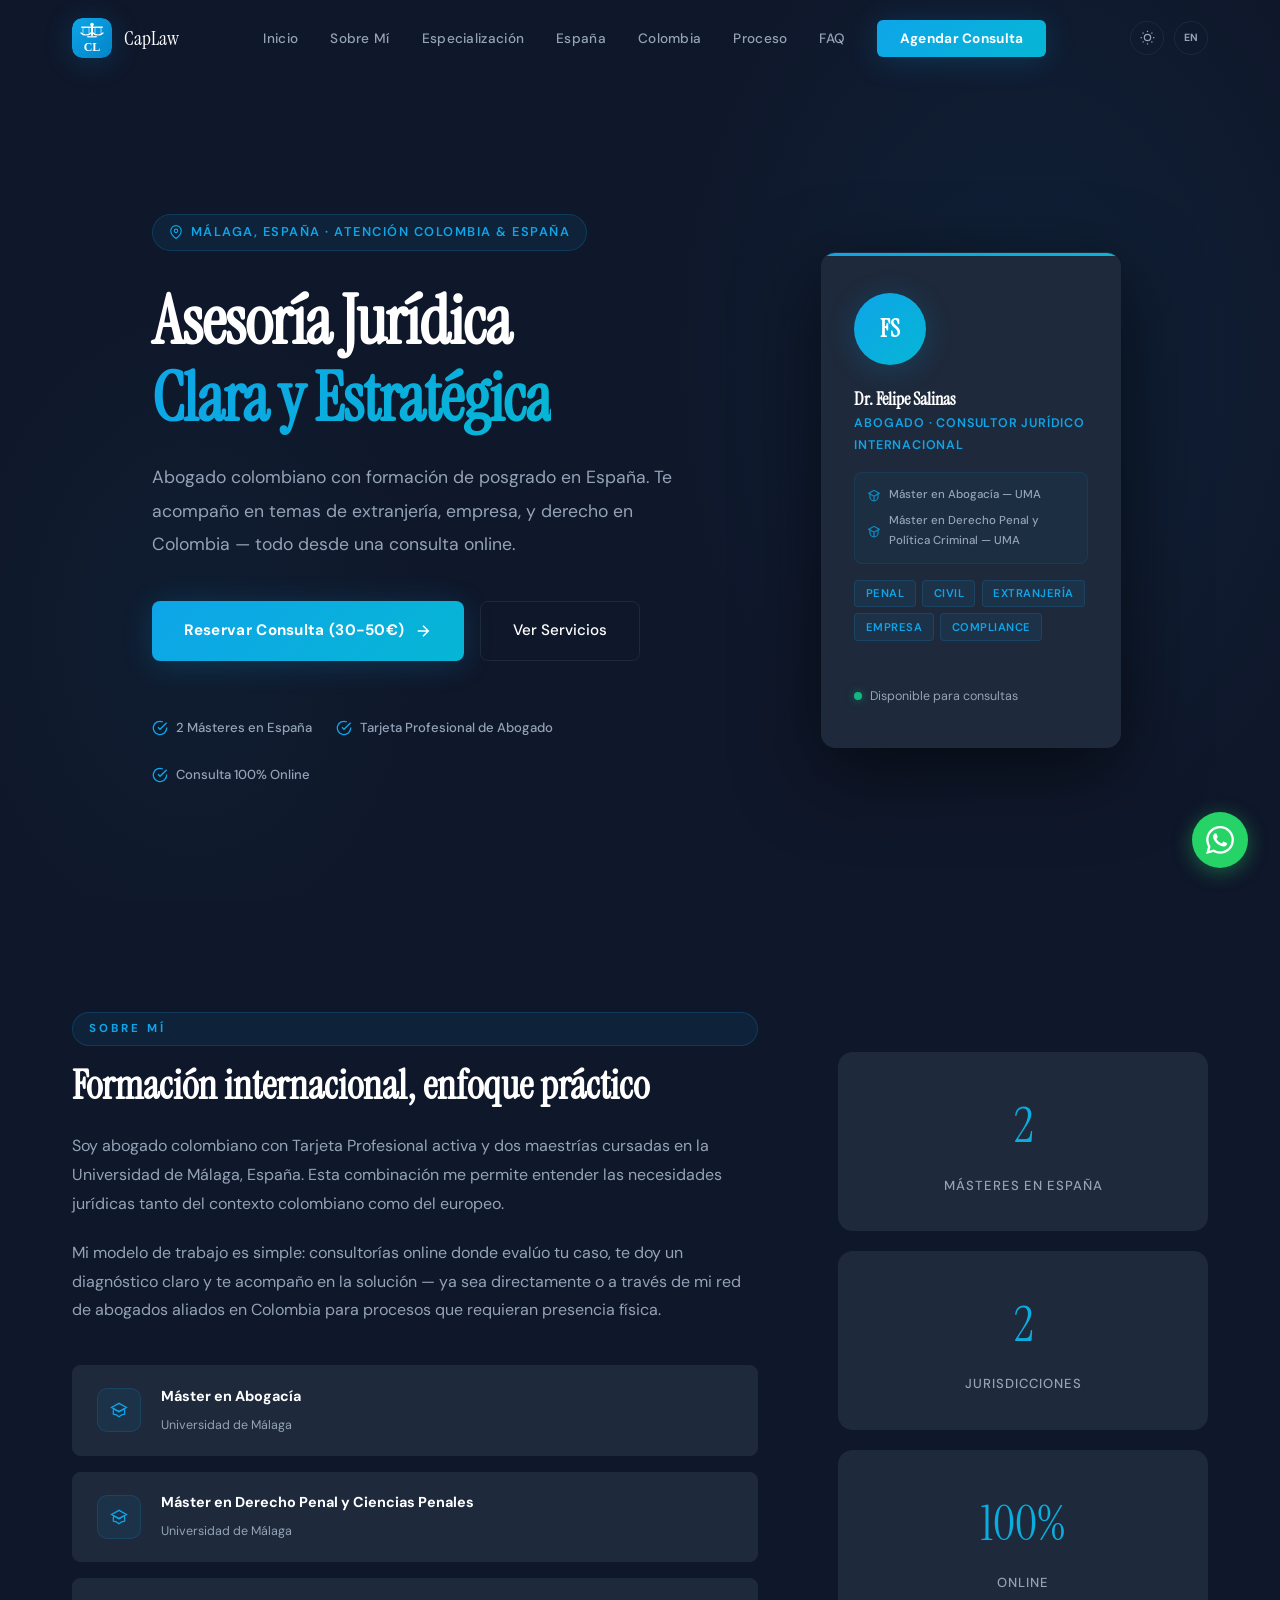
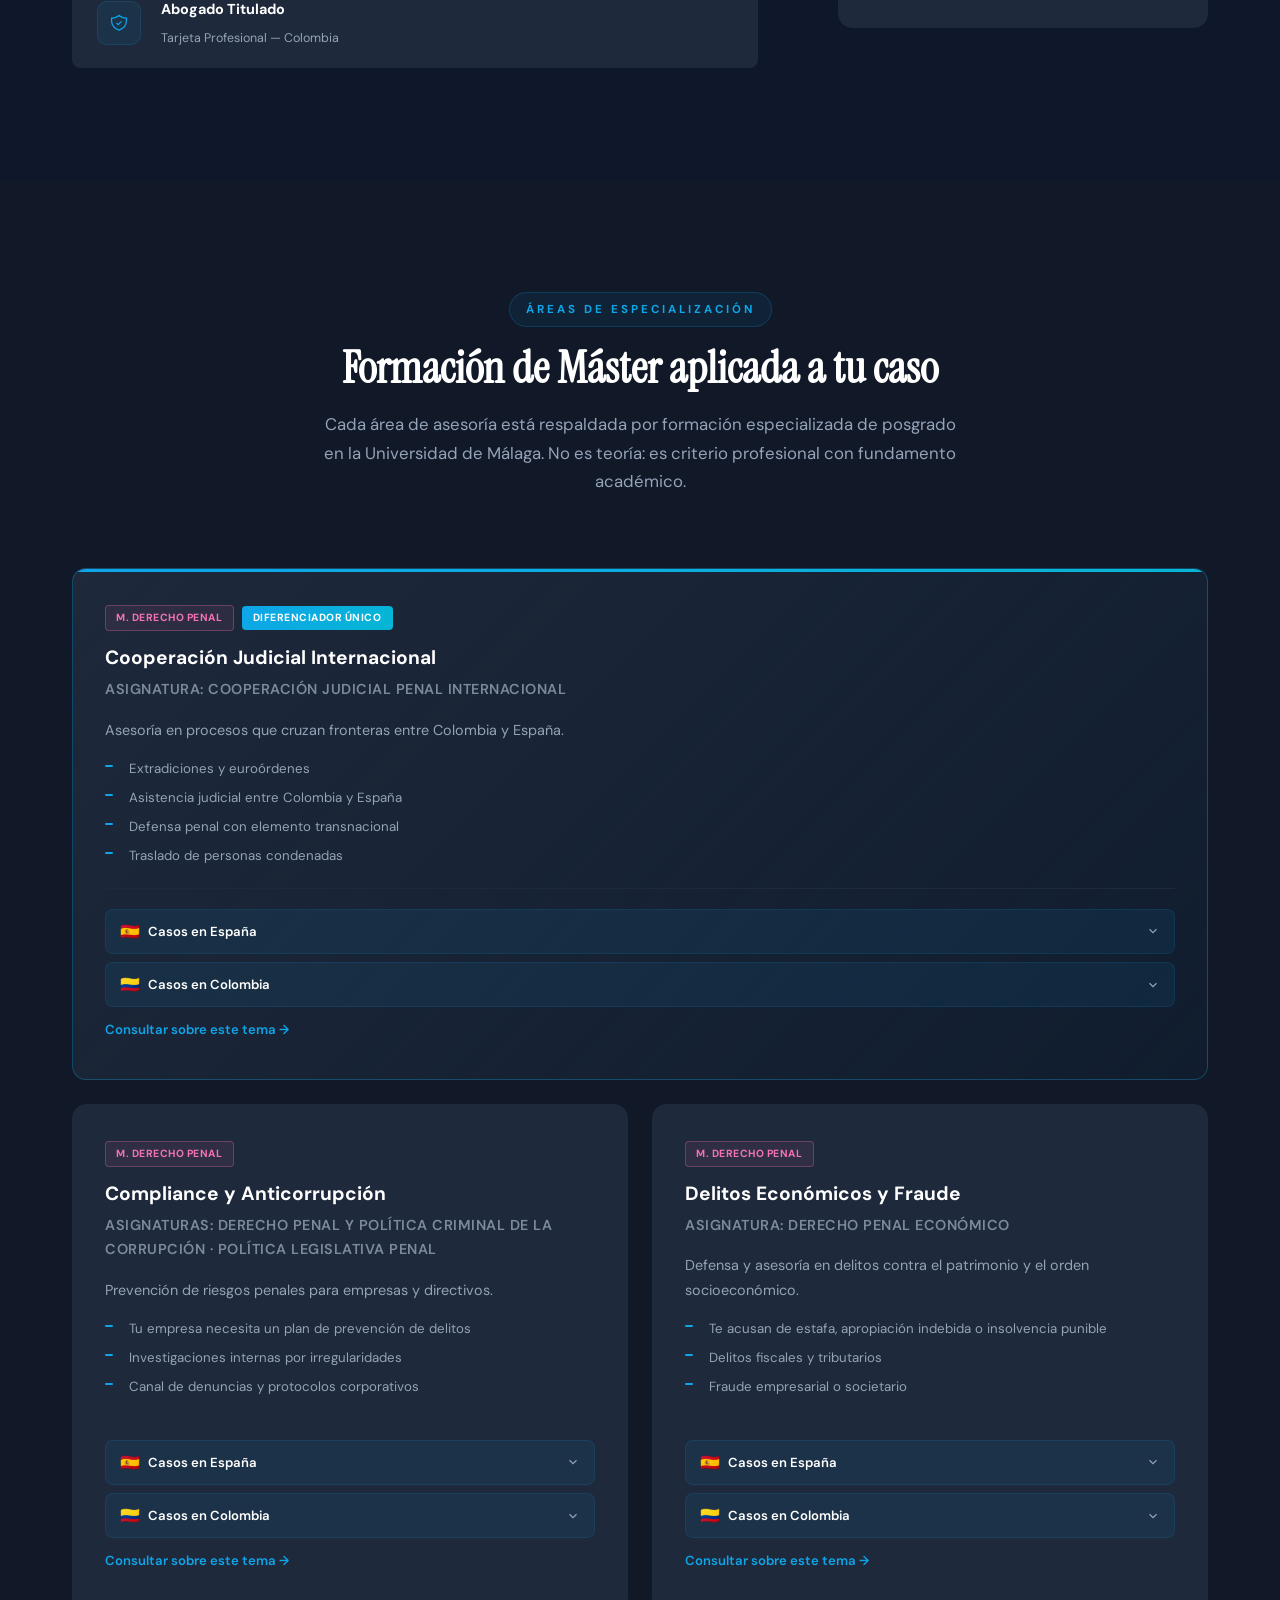
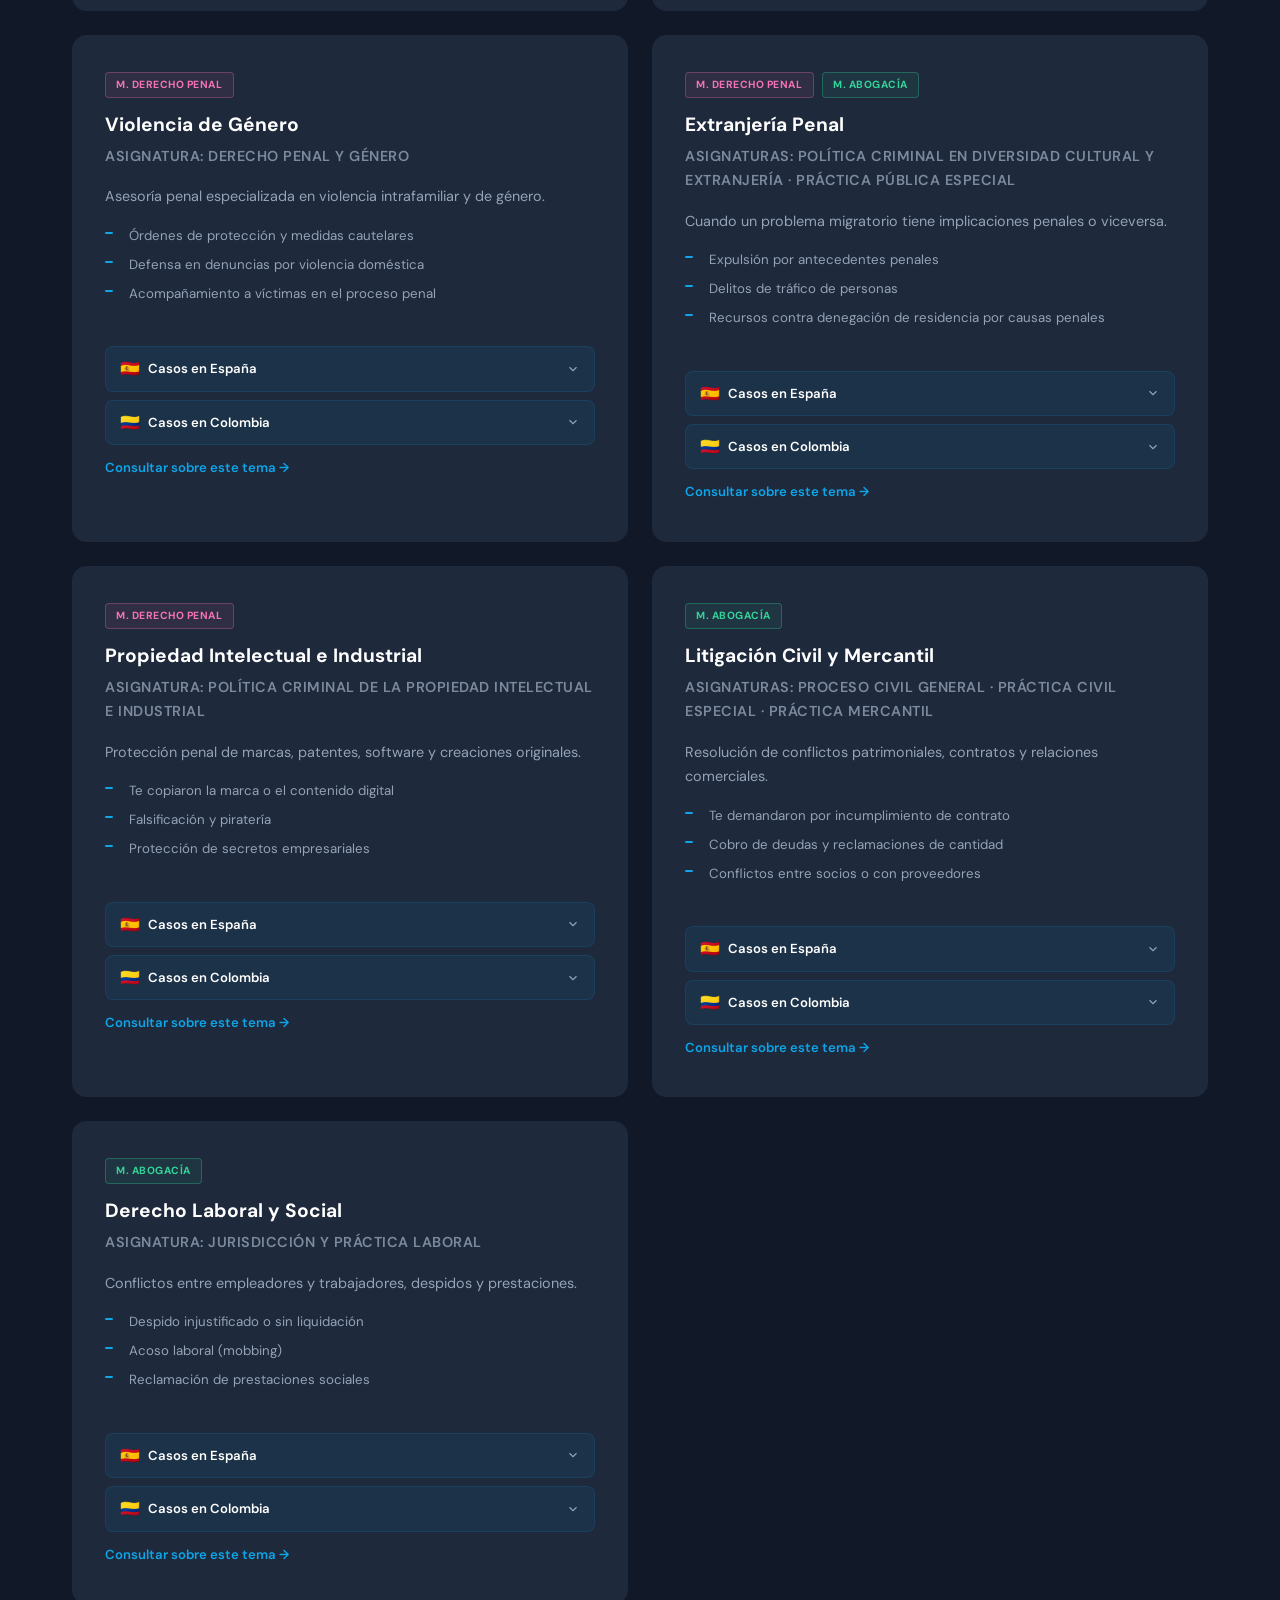
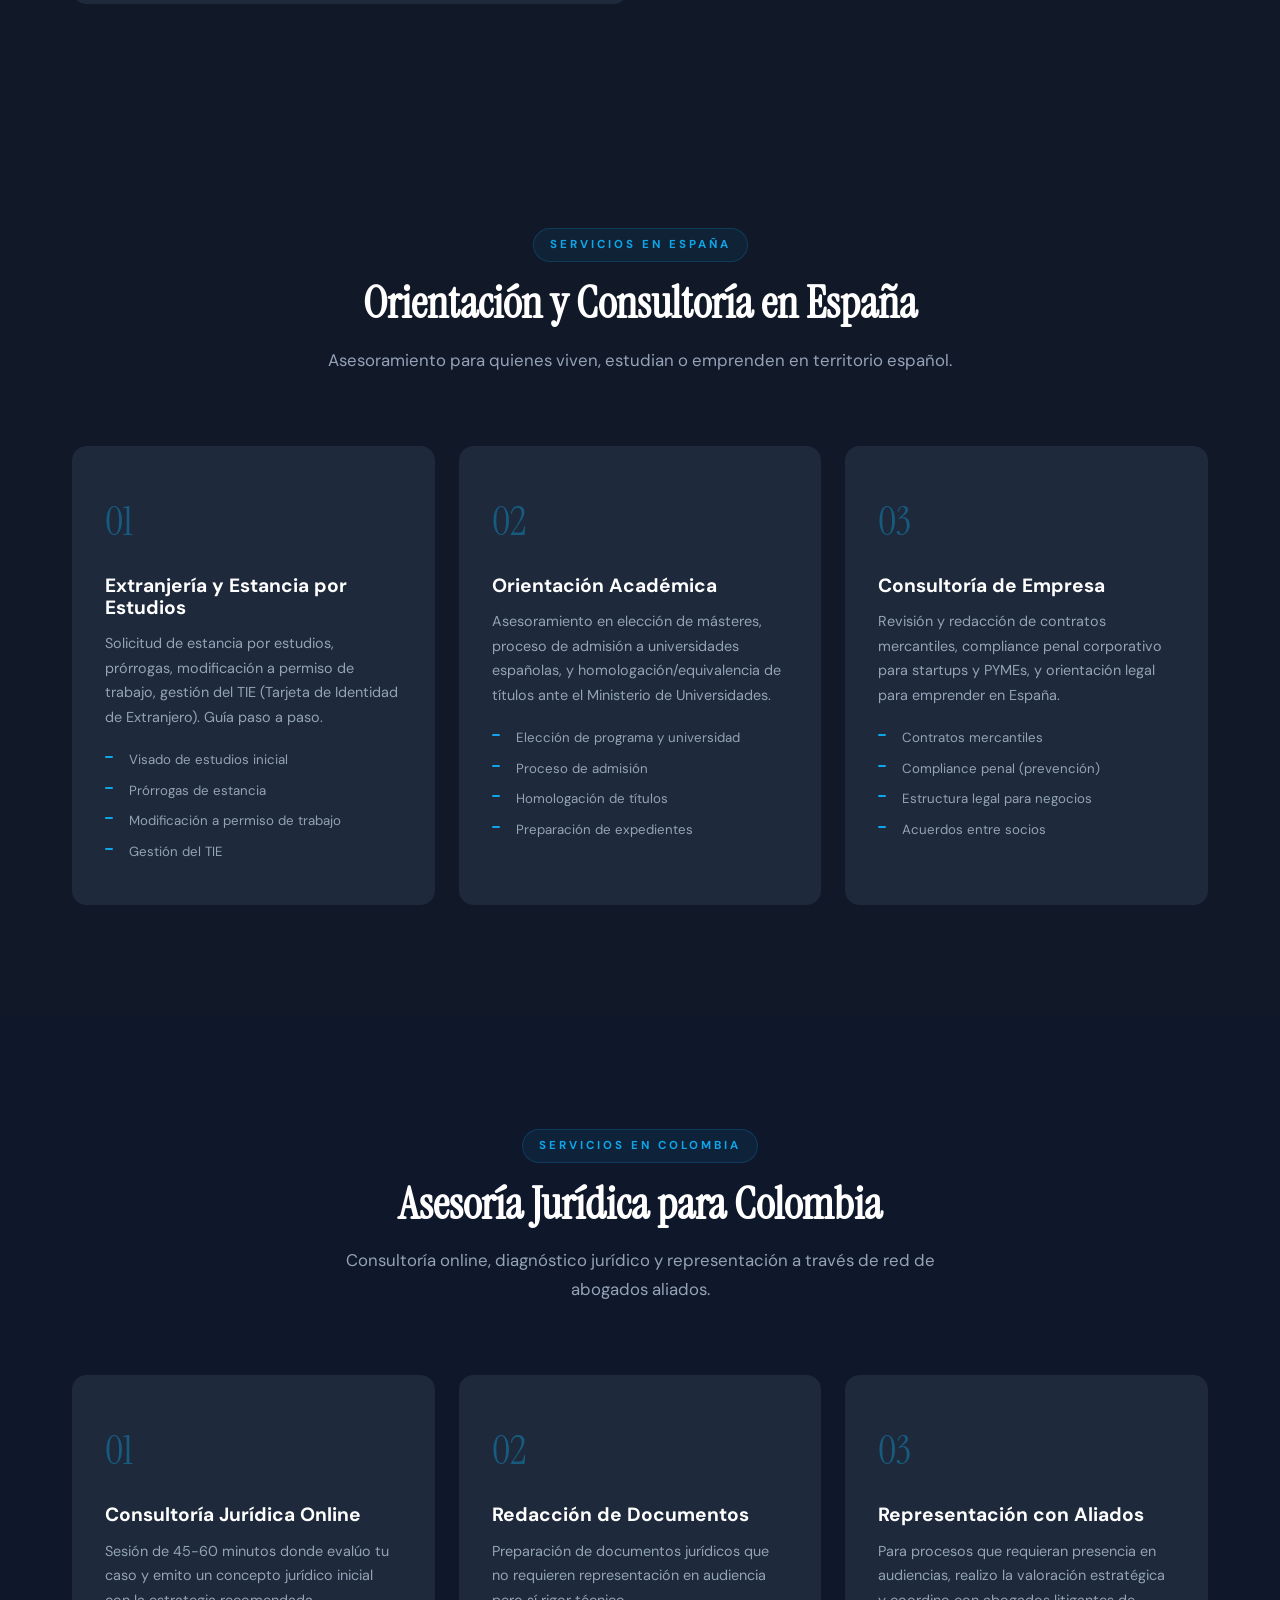
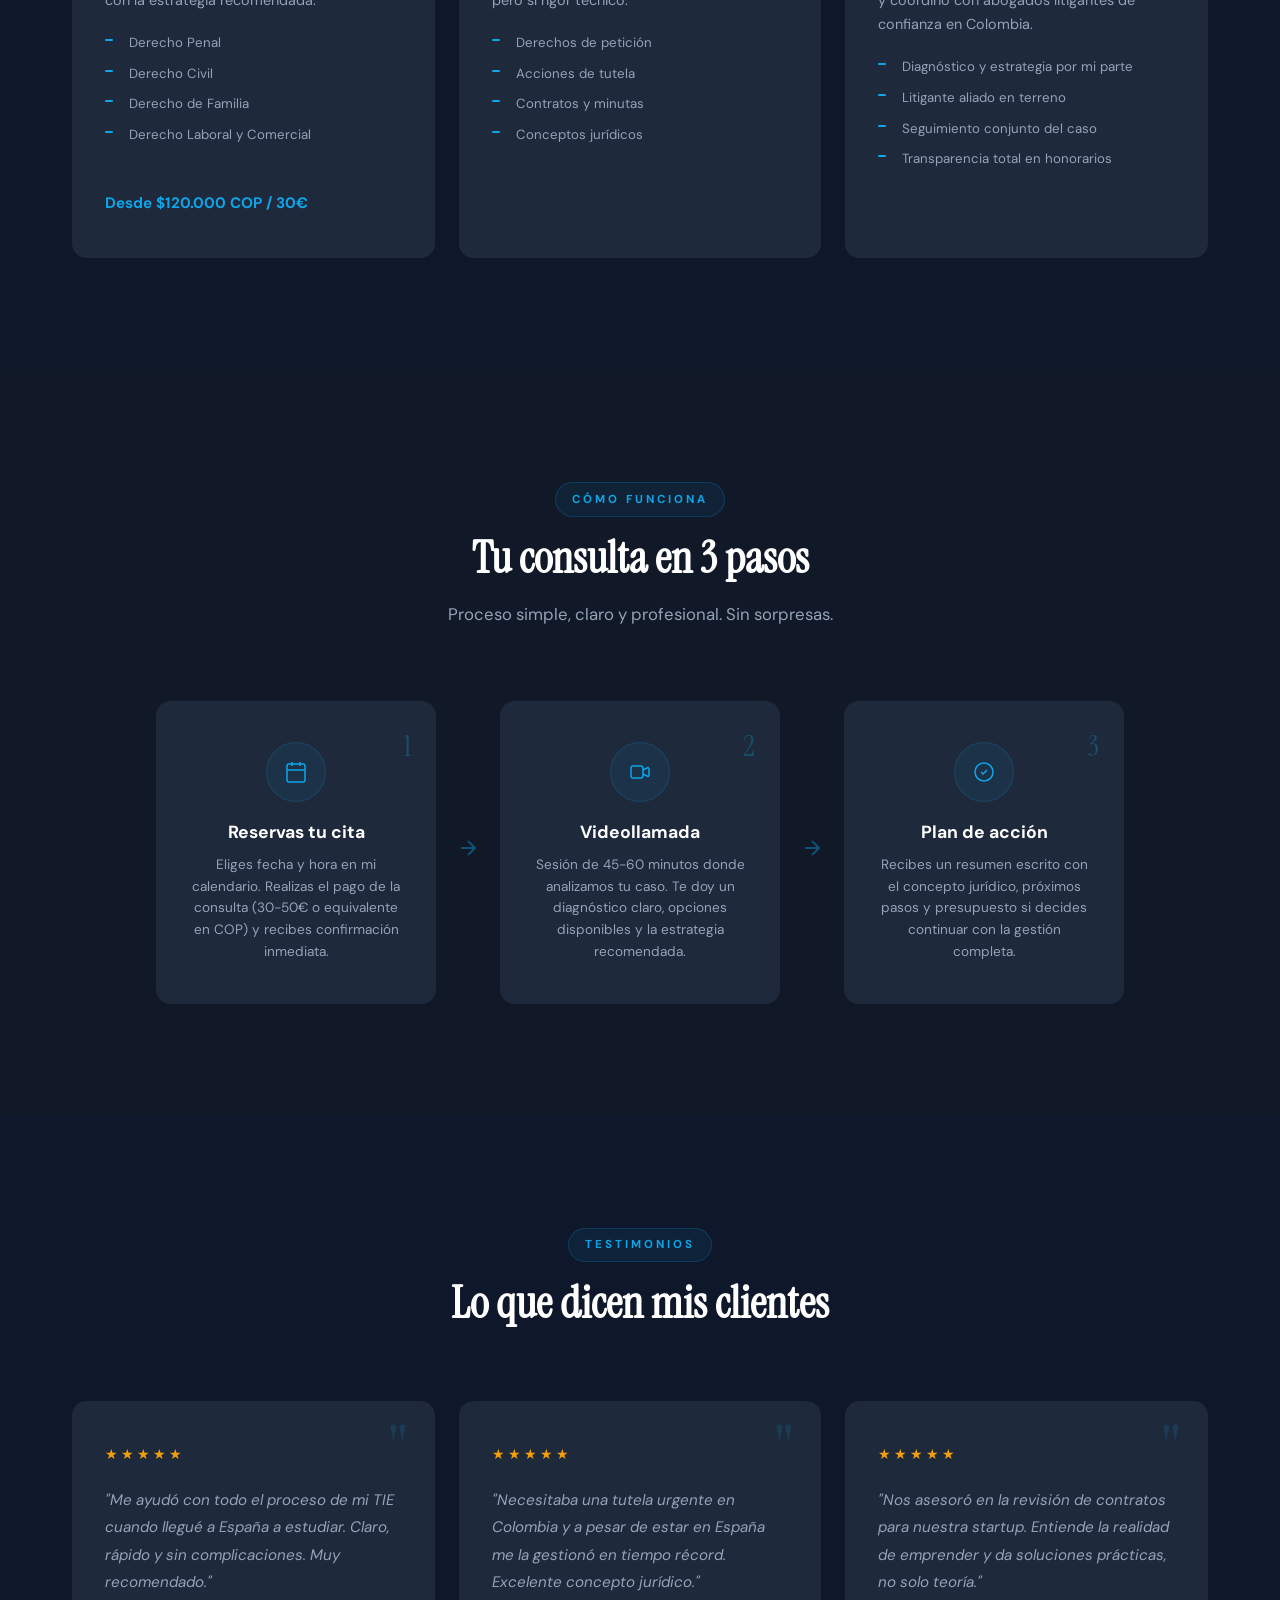
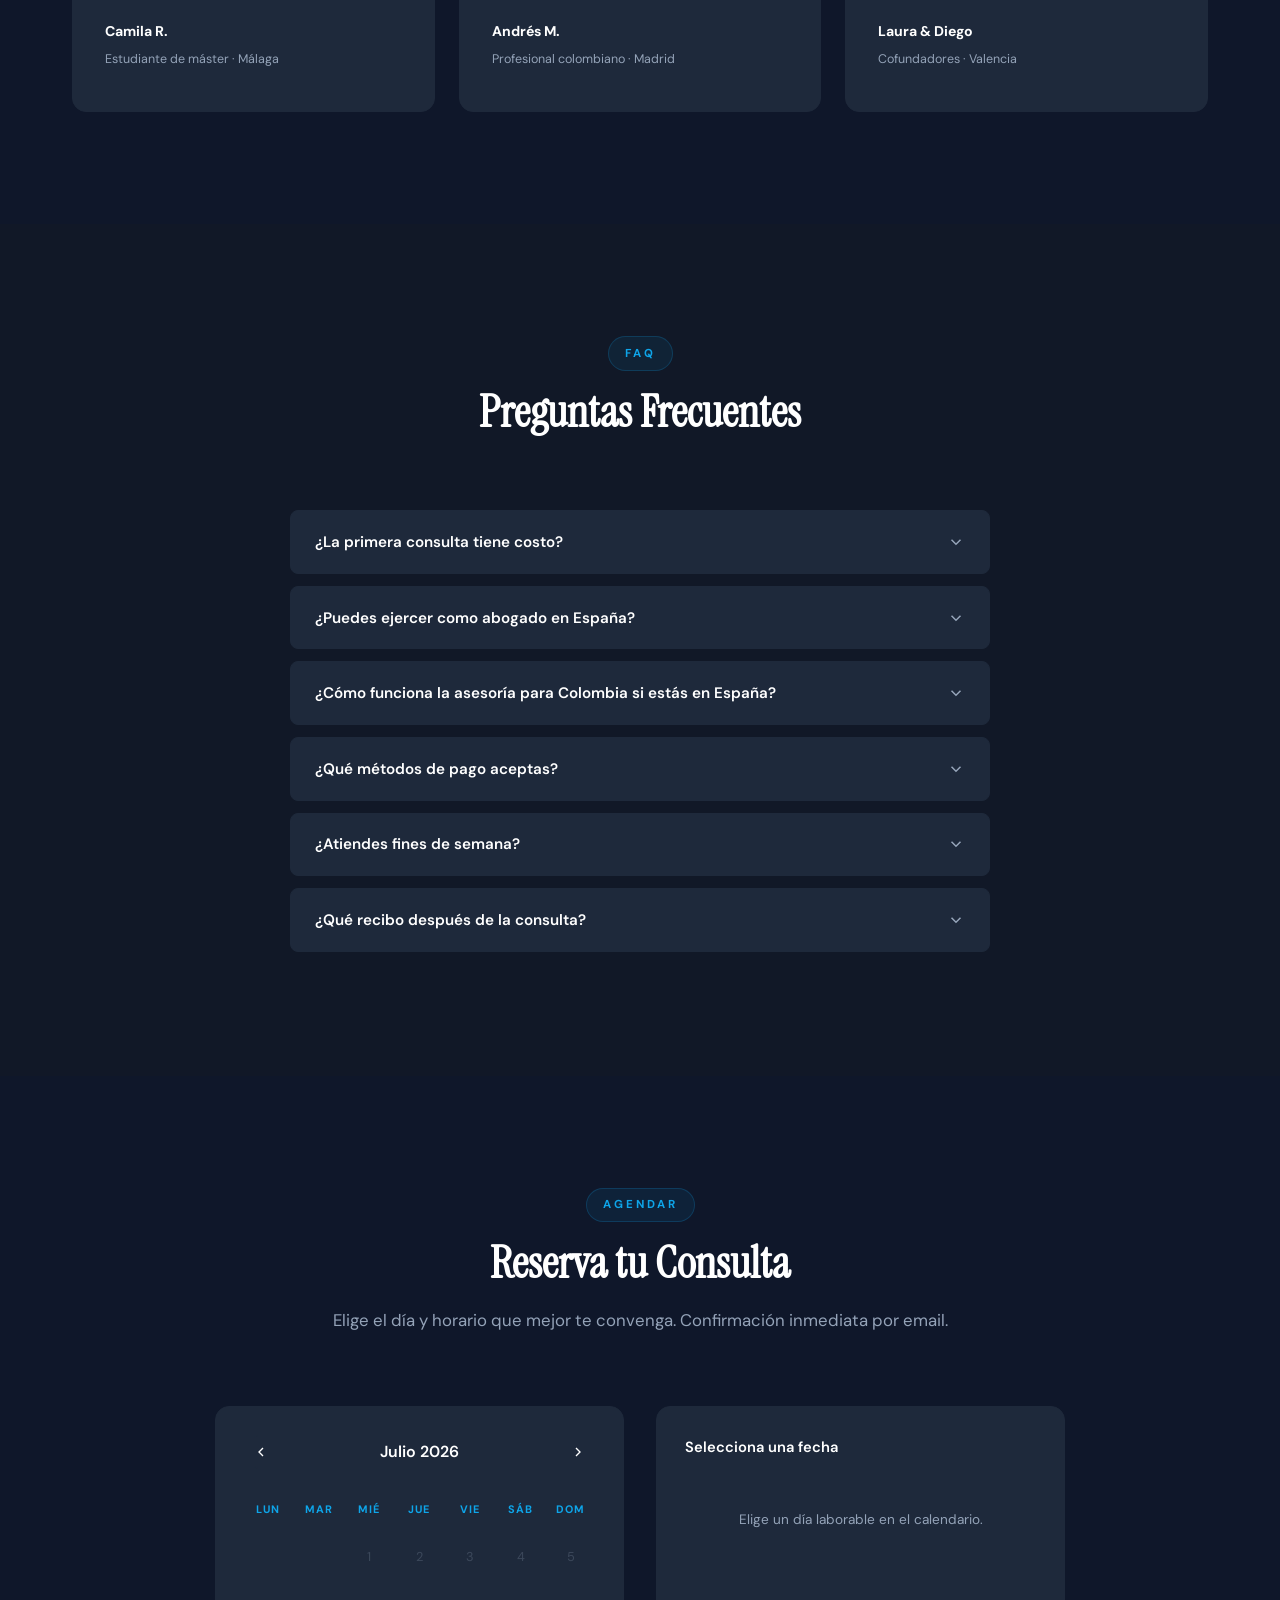
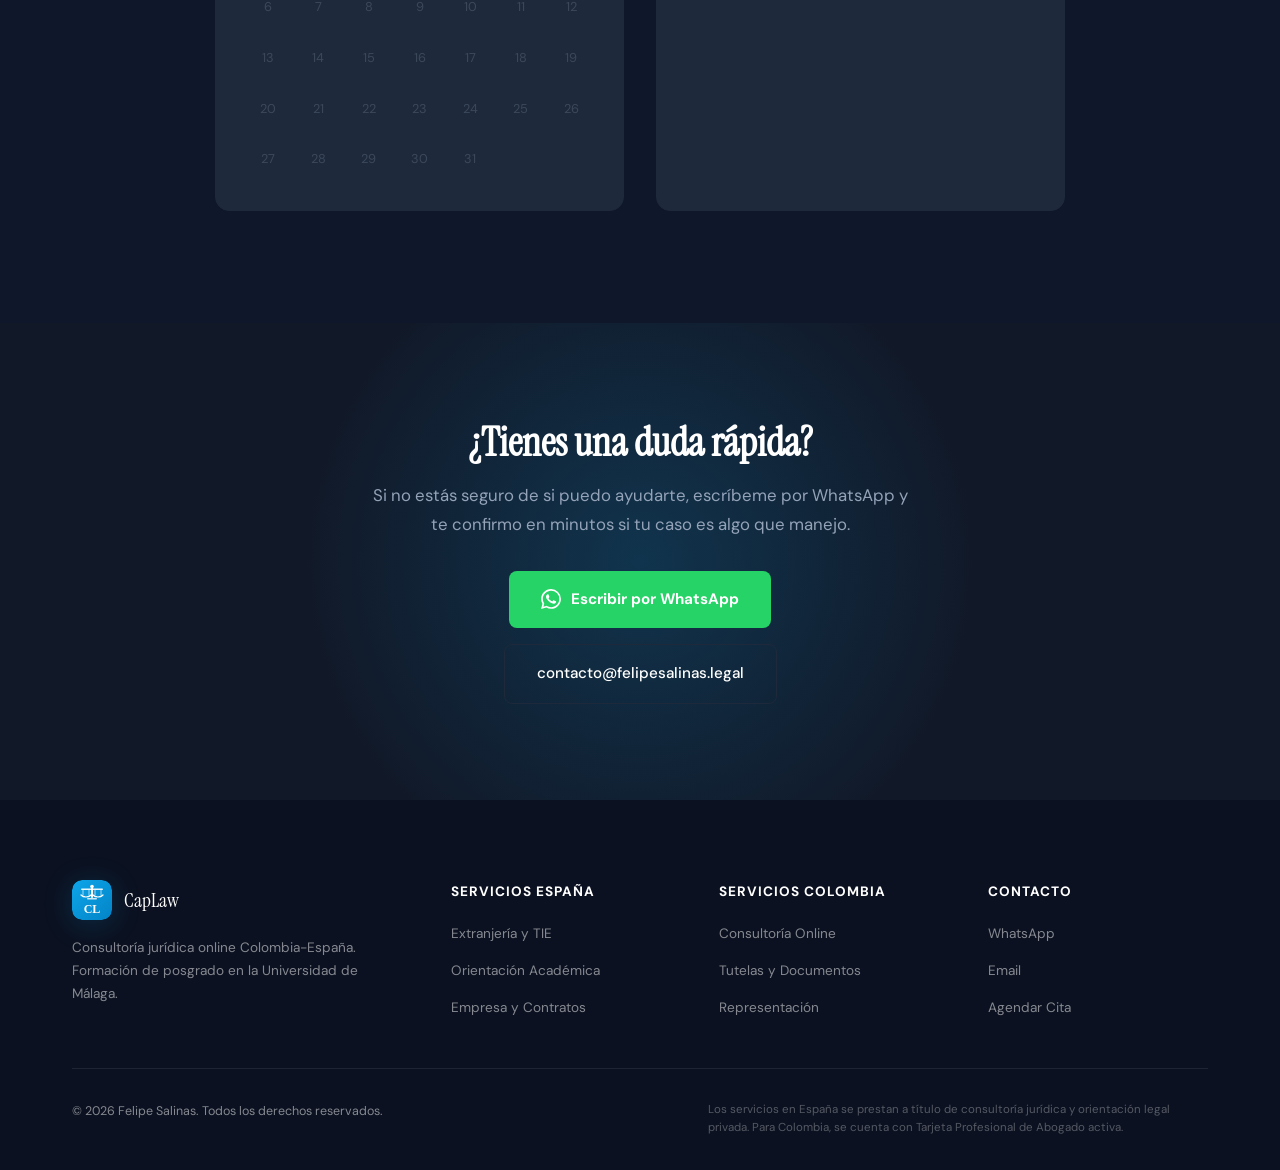
<file: index.html>
<!DOCTYPE html>
<html lang="es" data-theme="dark">
<head>
  <meta charset="UTF-8">
  <meta name="viewport" content="width=device-width, initial-scale=1.0">
  <title>Felipe Salinas | Consultoría Jurídica Colombia - España</title>
  <meta name="description" content="Abogado colombiano con formación de posgrado en España. Consultoría jurídica online en derecho penal, civil, laboral, compliance empresarial y extranjería.">
  
  <!-- Open Graph -->
  <meta property="og:title" content="Felipe Salinas | Consultoría Jurídica Colombia - España">
  <meta property="og:description" content="Asesoría jurídica estratégica para empresas y personas. Extranjería y orientación académica en España. Consultoría legal integral en Colombia.">
  <meta property="og:type" content="website">
  <meta property="og:locale" content="es_CO">
  <meta name="twitter:card" content="summary_large_image">
  
  <!-- Schema.org -->
  <script type="application/ld+json">
  {
    "@context": "https://schema.org",
    "@type": "LegalService",
    "name": "Felipe Salinas - Consultoría Jurídica",
    "description": "Consultoría jurídica online Colombia-España. Derecho penal, civil, laboral, compliance, extranjería.",
    "url": "https://felipesalinas.legal",
    "telephone": "+34600000000",
    "address": {
      "@type": "PostalAddress",
      "addressLocality": "Málaga",
      "addressCountry": "ES"
    },
    "areaServed": ["Colombia", "España"],
    "openingHours": "Mo-Fr 09:00-19:00",
    "priceRange": "€€"
  }
  </script>

  <link rel="preconnect" href="https://fonts.googleapis.com">
  <link rel="preconnect" href="https://fonts.gstatic.com" crossorigin>
  <link href="https://fonts.googleapis.com/css2?family=DM+Sans:wght@300;400;500;600;700&family=Instrument+Serif&display=swap" rel="stylesheet">
  <link rel="stylesheet" href="css/styles.css">
  <link rel="manifest" href="manifest.json">
  <meta name="theme-color" content="#0C0F14">

  <!-- FAQPage Schema for Cases SEO -->
  <script type="application/ld+json">
  {
    "@context": "https://schema.org",
    "@type": "FAQPage",
    "mainEntity": [
      {
        "@type": "Question",
        "name": "¿Qué hacer si recibo una euroorden de detención en España siendo colombiano?",
        "acceptedAnswer": {
          "@type": "Answer",
          "text": "Se debe evaluar la proporcionalidad de la euroorden bajo la Decisión Marco 2002/584/JAI, verificar el principio de doble incriminación y si hay arraigo familiar que pueda impedir la entrega. Se interpone recurso ante la Audiencia Nacional española."
        }
      },
      {
        "@type": "Question",
        "name": "¿Me pueden expulsar de España si ya cumplí mi condena penal?",
        "acceptedAnswer": {
          "@type": "Answer",
          "text": "Es posible recibir orden de expulsión tras cumplir condena, pero se puede recurrir ante la jurisdicción contencioso-administrativa argumentando arraigo familiar, proporcionalidad de la medida y jurisprudencia del TEDH sobre derecho a la vida familiar."
        }
      },
      {
        "@type": "Question",
        "name": "¿Cómo me defiendo de una acusación de estafa en España?",
        "acceptedAnswer": {
          "@type": "Answer",
          "text": "La defensa en delitos de estafa (art. 248 CP español) se centra en demostrar la ausencia de engaño bastante, que la pérdida fue consecuencia del riesgo asumido por la contraparte, o la falta de ánimo de lucro. La prueba digital es clave."
        }
      },
      {
        "@type": "Question",
        "name": "¿Qué hago si me despidieron sin justa causa en Colombia y no me pagaron la liquidación completa?",
        "acceptedAnswer": {
          "@type": "Answer",
          "text": "Se demanda ante el juez laboral del circuito reclamando la indemnización por despido sin justa causa (art. 64 CST), las prestaciones sociales adeudadas y la sanción moratoria por no pago oportuno de la liquidación (art. 65 CST)."
        }
      },
      {
        "@type": "Question",
        "name": "¿Cómo protejo mi marca si la están falsificando en Colombia?",
        "acceptedAnswer": {
          "@type": "Answer",
          "text": "Se presenta denuncia penal por usurpación de derechos de propiedad industrial (art. 306 CP colombiano) y acción administrativa ante la Superintendencia de Industria y Comercio. Para plataformas digitales se usa el procedimiento de notice and takedown."
        }
      },
      {
        "@type": "Question",
        "name": "¿Necesito un programa de compliance penal si mi empresa es una PYME en España?",
        "acceptedAnswer": {
          "@type": "Answer",
          "text": "Sí. Desde la reforma del art. 31 bis del Código Penal español, cualquier persona jurídica puede ser penalmente responsable. Un programa de compliance penal efectivo es la única vía para eximir o atenuar esa responsabilidad. La Ley 2/2023 además exige canal de denuncias para empresas de más de 50 empleados."
        }
      }
    ]
  }
  </script>
</head>
<body>

  <!-- Navigation -->
  <nav class="navbar" id="navbar">
    <div class="nav-container">
      <a href="#" class="nav-logo">
        <img src="img/logo-navbar.svg" alt="CapLaw" class="logo-img" width="40" height="40">
        <span class="logo-text">CapLaw</span>
      </a>
      <ul class="nav-links" id="navLinks">
        <li><a href="#inicio" data-i18n="nav.inicio">Inicio</a></li>
        <li><a href="#sobre-mi" data-i18n="nav.sobremi">Sobre Mí</a></li>
        <li><a href="#especializaciones" data-i18n="nav.especializacion">Especialización</a></li>
        <li><a href="#servicios-espana" data-i18n="nav.espana">España</a></li>
        <li><a href="#servicios-colombia" data-i18n="nav.colombia">Colombia</a></li>
        <li><a href="#como-funciona" data-i18n="nav.proceso">Proceso</a></li>
        <li><a href="#faq" data-i18n="nav.faq">FAQ</a></li>
        <li><a href="#agendar" class="nav-cta" data-i18n="nav.cta">Agendar Consulta</a></li>
      </ul>
      <div class="nav-actions">
        <button class="theme-toggle" id="themeToggle" aria-label="Cambiar tema">
          <svg class="icon-sun" viewBox="0 0 24 24" fill="none" stroke="currentColor" stroke-width="2"><circle cx="12" cy="12" r="5"/><path d="M12 1v2M12 21v2M4.22 4.22l1.42 1.42M18.36 18.36l1.42 1.42M1 12h2M21 12h2M4.22 19.78l1.42-1.42M18.36 5.64l1.42-1.42"/></svg>
          <svg class="icon-moon" viewBox="0 0 24 24" fill="none" stroke="currentColor" stroke-width="2"><path d="M21 12.79A9 9 0 1 1 11.21 3 7 7 0 0 0 21 12.79z"/></svg>
        </button>
        <button class="lang-toggle" id="langToggle" aria-label="Change language">
          <span class="lang-text">EN</span>
        </button>
        <div class="nav-toggle" id="navToggle">
          <span></span><span></span><span></span>
        </div>
      </div>
    </div>
  </nav>

  <!-- Hero Section -->
  <section class="hero" id="inicio">
    <div class="hero-container">
      <div class="hero-content">
        <div class="hero-location">
          <svg width="14" height="14" viewBox="0 0 24 24" fill="none" stroke="currentColor" stroke-width="2"><path d="M21 10c0 7-9 13-9 13s-9-6-9-13a9 9 0 0 1 18 0z"/><circle cx="12" cy="10" r="3"/></svg>
          <span data-i18n="hero.location">Málaga, España · Atención Colombia & España</span>
        </div>
        <h1><span data-i18n="hero.title1">Asesoría Jurídica</span><br><span class="hero-accent" data-i18n="hero.title2">Clara y Estratégica</span></h1>
        <p class="hero-desc" data-i18n="hero.desc">Abogado colombiano con formación de posgrado en España. Te acompaño en temas de extranjería, empresa, y derecho en Colombia — todo desde una consulta online.</p>
        <div class="hero-buttons">
          <a href="#agendar" class="btn-primary">
            <span data-i18n="hero.cta1">Reservar Consulta (30-50€)</span>
            <svg width="18" height="18" viewBox="0 0 24 24" fill="none" stroke="currentColor" stroke-width="2"><path d="M5 12h14M12 5l7 7-7 7"/></svg>
          </a>
          <a href="#servicios-espana" class="btn-secondary">
            <span data-i18n="hero.cta2">Ver Servicios</span>
          </a>
        </div>
        <div class="hero-trust">
          <div class="trust-item">
            <svg width="16" height="16" viewBox="0 0 24 24" fill="none" stroke="currentColor" stroke-width="2"><path d="M22 11.08V12a10 10 0 1 1-5.93-9.14"/><polyline points="22 4 12 14.01 9 11.01"/></svg>
            <span data-i18n="hero.trust1">2 Másteres en España</span>
          </div>
          <div class="trust-item">
            <svg width="16" height="16" viewBox="0 0 24 24" fill="none" stroke="currentColor" stroke-width="2"><path d="M22 11.08V12a10 10 0 1 1-5.93-9.14"/><polyline points="22 4 12 14.01 9 11.01"/></svg>
            <span data-i18n="hero.trust2">Tarjeta Profesional de Abogado</span>
          </div>
          <div class="trust-item">
            <svg width="16" height="16" viewBox="0 0 24 24" fill="none" stroke="currentColor" stroke-width="2"><path d="M22 11.08V12a10 10 0 1 1-5.93-9.14"/><polyline points="22 4 12 14.01 9 11.01"/></svg>
            <span data-i18n="hero.trust3">Consulta 100% Online</span>
          </div>
        </div>
      </div>
      <div class="hero-visual">
        <div class="hero-card">
          <div class="hero-card-avatar">FS</div>
          <div class="hero-card-info">
            <h3 data-i18n="hero.card.name">Dr. Felipe Salinas</h3>
            <p class="hero-card-role" data-i18n="hero.card.role">Abogado · Consultor Jurídico Internacional</p>
            <div class="hero-card-degrees">
              <div class="degree-item">
                <svg width="14" height="14" viewBox="0 0 24 24" fill="none" stroke="currentColor" stroke-width="2"><path d="M12 14l9-5-9-5-9 5 9 5z"/><path d="M12 14v7"/><path d="M5 9.5v5.5a7 7 0 0014 0V9.5"/></svg>
                <span data-i18n="hero.card.degree1">Máster en Abogacía — UMA</span>
              </div>
              <div class="degree-item">
                <svg width="14" height="14" viewBox="0 0 24 24" fill="none" stroke="currentColor" stroke-width="2"><path d="M12 14l9-5-9-5-9 5 9 5z"/><path d="M12 14v7"/><path d="M5 9.5v5.5a7 7 0 0014 0V9.5"/></svg>
                <span data-i18n="hero.card.degree2">Máster en Derecho Penal y Política Criminal — UMA</span>
              </div>
            </div>
            <div class="hero-card-tags">
              <span data-i18n="hero.card.tag1">Penal</span>
              <span data-i18n="hero.card.tag2">Civil</span>
              <span data-i18n="hero.card.tag3">Extranjería</span>
              <span data-i18n="hero.card.tag4">Empresa</span>
              <span data-i18n="hero.card.tag5">Compliance</span>
            </div>
          </div>
          <div class="hero-card-status">
            <span class="status-dot"></span>
            <span data-i18n="hero.card.status">Disponible para consultas</span>
          </div>
        </div>
      </div>
    </div>
  </section>

  <!-- About Section -->
  <section class="section" id="sobre-mi">
    <div class="container">
      <div class="about-grid">
        <div class="about-content">
          <span class="section-label" data-i18n="about.label">Sobre Mí</span>
          <h2 data-i18n="about.title">Formación internacional, enfoque práctico</h2>
          <p data-i18n="about.desc1">Soy abogado colombiano con Tarjeta Profesional activa y dos maestrías cursadas en la Universidad de Málaga, España. Esta combinación me permite entender las necesidades jurídicas tanto del contexto colombiano como del europeo.</p>
          <p data-i18n="about.desc2">Mi modelo de trabajo es simple: consultorías online donde evalúo tu caso, te doy un diagnóstico claro y te acompaño en la solución — ya sea directamente o a través de mi red de abogados aliados en Colombia para procesos que requieran presencia física.</p>
          <div class="about-credentials">
            <div class="credential">
              <div class="credential-icon">
                <svg viewBox="0 0 24 24" fill="none" stroke="currentColor" stroke-width="1.5"><path d="M12 14l9-5-9-5-9 5 9 5z"/><path d="M12 14l6.16-3.422a12.083 12.083 0 01.665 6.479A11.952 11.952 0 0012 20.055a11.952 11.952 0 00-6.824-2.998 12.078 12.078 0 01.665-6.479L12 14z"/></svg>
              </div>
              <div>
                <strong data-i18n="about.cred1.title">Máster en Abogacía</strong>
                <span data-i18n="about.cred1.subtitle">Universidad de Málaga</span>
              </div>
            </div>
            <div class="credential">
              <div class="credential-icon">
                <svg viewBox="0 0 24 24" fill="none" stroke="currentColor" stroke-width="1.5"><path d="M12 14l9-5-9-5-9 5 9 5z"/><path d="M12 14l6.16-3.422a12.083 12.083 0 01.665 6.479A11.952 11.952 0 0012 20.055a11.952 11.952 0 00-6.824-2.998 12.078 12.078 0 01.665-6.479L12 14z"/></svg>
              </div>
              <div>
                <strong data-i18n="about.cred2.title">Máster en Derecho Penal y Ciencias Penales</strong>
                <span data-i18n="about.cred2.subtitle">Universidad de Málaga</span>
              </div>
            </div>
            <div class="credential">
              <div class="credential-icon">
                <svg viewBox="0 0 24 24" fill="none" stroke="currentColor" stroke-width="1.5"><path d="M9 12l2 2 4-4m5.618-4.016A11.955 11.955 0 0112 2.944a11.955 11.955 0 01-8.618 3.04A12.02 12.02 0 003 9c0 5.591 3.824 10.29 9 11.622 5.176-1.332 9-6.03 9-11.622 0-1.042-.133-2.052-.382-3.016z"/></svg>
              </div>
              <div>
                <strong data-i18n="about.cred3.title">Abogado Titulado</strong>
                <span data-i18n="about.cred3.subtitle">Tarjeta Profesional — Colombia</span>
              </div>
            </div>
          </div>
        </div>
        <div class="about-visual">
          <div class="about-stats">
            <div class="about-stat">
              <span class="about-stat-number" data-i18n="about.stat1.number">2</span>
              <span class="about-stat-label" data-i18n="about.stat1.label">Másteres en España</span>
            </div>
            <div class="about-stat">
              <span class="about-stat-number" data-i18n="about.stat2.number">2</span>
              <span class="about-stat-label" data-i18n="about.stat2.label">Jurisdicciones</span>
            </div>
            <div class="about-stat">
              <span class="about-stat-number" data-i18n="about.stat3.number">100%</span>
              <span class="about-stat-label" data-i18n="about.stat3.label">Online</span>
            </div>
          </div>
        </div>
      </div>
    </div>
  </section>

  <!-- Áreas de Especialización -->
  <section class="section section-alt" id="especializaciones">
    <div class="container">
      <div class="section-header">
        <span class="section-label" data-i18n="esp.label">Áreas de Especialización</span>
        <h2 data-i18n="esp.title">Formación de Máster aplicada a tu caso</h2>
        <p data-i18n="esp.desc">Cada área de asesoría está respaldada por formación especializada de posgrado en la Universidad de Málaga. No es teoría: es criterio profesional con fundamento académico.</p>
      </div>
      <div class="especialidades-grid">

        <!-- Card destacada: Cooperación Internacional -->
        <div class="especialidad-card especialidad-featured">
          <div class="especialidad-badge-row">
            <span class="especialidad-badge badge-penal" data-i18n="esp.card1.badge">M. Derecho Penal</span>
            <span class="especialidad-featured-tag" data-i18n="esp.card1.featured">Diferenciador único</span>
          </div>
          <h3 data-i18n="esp.card1.title">Cooperación Judicial Internacional</h3>
          <p class="especialidad-materia" data-i18n="esp.card1.materia">Asignatura: Cooperación judicial penal internacional</p>
          <p data-i18n="esp.card1.desc">Asesoría en procesos que cruzan fronteras entre Colombia y España.</p>
          <ul class="especialidad-casos">
            <li data-i18n="esp.card1.li1">Extradiciones y euroórdenes</li>
            <li data-i18n="esp.card1.li2">Asistencia judicial entre Colombia y España</li>
            <li data-i18n="esp.card1.li3">Defensa penal con elemento transnacional</li>
            <li data-i18n="esp.card1.li4">Traslado de personas condenadas</li>
          </ul>
          <!-- Casos Reales por Jurisdicción -->
          <div class="casos-reales">
            <div class="casos-jurisdiccion">
              <button class="caso-toggle" aria-expanded="false"><span class="caso-flag">🇪🇸</span> <span data-i18n="esp.card1.casos.es">Casos en España</span> <svg class="caso-chevron" viewBox="0 0 24 24" fill="none" stroke="currentColor" stroke-width="2"><path d="M6 9l6 6 6-6"/></svg></button>
              <div class="caso-content">
                <div class="caso-item">
                  <h4 data-i18n="esp.card1.caso.es.1.title">Euroorden contra colombiano residente en Málaga</h4>
                  <p data-i18n="esp.card1.caso.es.1.desc">Un colombiano con residencia legal en España recibió una orden europea de detención emitida por Italia por presunto fraude. Se evaluó la proporcionalidad bajo el marco de la Decisión Marco 2002/584/JAI y se interpuso recurso ante la Audiencia Nacional argumentando arraigo y doble incriminación.</p>
                </div>
                <div class="caso-item">
                  <h4 data-i18n="esp.card1.caso.es.2.title">Solicitud de traslado de persona condenada España → Colombia</h4>
                  <p data-i18n="esp.card1.caso.es.2.desc">Ciudadano colombiano condenado en España por delito de tráfico de drogas (art. 368 CP español) solicitó cumplir condena en Colombia al amparo del Convenio de Estrasburgo sobre traslado de personas condenadas. Se gestionó el expediente ante el Ministerio de Justicia español.</p>
                </div>
              </div>
            </div>
            <div class="casos-jurisdiccion">
              <button class="caso-toggle" aria-expanded="false"><span class="caso-flag">🇨🇴</span> <span data-i18n="esp.card1.casos.co">Casos en Colombia</span> <svg class="caso-chevron" viewBox="0 0 24 24" fill="none" stroke="currentColor" stroke-width="2"><path d="M6 9l6 6 6-6"/></svg></button>
              <div class="caso-content">
                <div class="caso-item">
                  <h4 data-i18n="esp.card1.caso.co.1.title">Extradición solicitada por EE.UU. con defensa desde España</h4>
                  <p data-i18n="esp.card1.caso.co.1.desc">Familiar de un colombiano solicitado en extradición por la Corte del Distrito Sur de Florida contactó desde Málaga. Se coordinó con abogado penalista en Bogotá para interponer recursos ante la Sala Penal de la Corte Suprema de Justicia (Ley 906/2004, art. 490 y ss.), mientras se preparaba documentación de arraigo desde España.</p>
                </div>
                <div class="caso-item">
                  <h4 data-i18n="esp.card1.caso.co.2.title">Asistencia judicial internacional para prueba documental</h4>
                  <p data-i18n="esp.card1.caso.co.2.desc">Empresa colombiana necesitaba documentos certificados en España para proceso penal en Bogotá. Se tramitó carta rogatoria vía autoridad central bajo el Tratado Bilateral de Asistencia Judicial entre Colombia y España, garantizando la cadena de custodia probatoria (arts. 254-266 CPP colombiano).</p>
                </div>
              </div>
            </div>
          </div>
          <a href="#agendar" class="especialidad-cta" data-topic="penal" data-i18n="esp.card1.cta">Consultar sobre este tema →</a>
        </div>

        <!-- Compliance y Anticorrupción -->
        <div class="especialidad-card">
          <div class="especialidad-badge-row">
            <span class="especialidad-badge badge-penal" data-i18n="esp.card2.badge">M. Derecho Penal</span>
          </div>
          <h3 data-i18n="esp.card2.title">Compliance y Anticorrupción</h3>
          <p class="especialidad-materia" data-i18n="esp.card2.materia">Asignaturas: Derecho penal y política criminal de la corrupción · Política legislativa penal</p>
          <p data-i18n="esp.card2.desc">Prevención de riesgos penales para empresas y directivos.</p>
          <ul class="especialidad-casos">
            <li data-i18n="esp.card2.li1">Tu empresa necesita un plan de prevención de delitos</li>
            <li data-i18n="esp.card2.li2">Investigaciones internas por irregularidades</li>
            <li data-i18n="esp.card2.li3">Canal de denuncias y protocolos corporativos</li>
          </ul>
          <div class="casos-reales">
            <div class="casos-jurisdiccion">
              <button class="caso-toggle" aria-expanded="false"><span class="caso-flag">🇪🇸</span> <span data-i18n="esp.card2.casos.es">Casos en España</span> <svg class="caso-chevron" viewBox="0 0 24 24" fill="none" stroke="currentColor" stroke-width="2"><path d="M6 9l6 6 6-6"/></svg></button>
              <div class="caso-content">
                <div class="caso-item">
                  <h4 data-i18n="esp.card2.caso.es.1.title">Startup tech sin programa de compliance penal</h4>
                  <p data-i18n="esp.card2.caso.es.1.desc">PYME tecnológica en Valencia con 25 empleados descubrió que un directivo hacía pagos a funcionarios para agilizar licencias. Se diseñó un programa de compliance penal conforme al art. 31 bis del Código Penal español para eximir responsabilidad penal de la persona jurídica, incluyendo canal de denuncias (Ley 2/2023).</p>
                </div>
                <div class="caso-item">
                  <h4 data-i18n="esp.card2.caso.es.2.title">Investigación interna por fraude contable en SL</h4>
                  <p data-i18n="esp.card2.caso.es.2.desc">Sociedad limitada en Málaga detectó irregularidades en facturación. Se realizó investigación interna preservando derechos fundamentales de los empleados investigados (art. 18 CE), se documentó la cadena probatoria y se presentó denuncia ante Fiscalía Anticorrupción.</p>
                </div>
              </div>
            </div>
            <div class="casos-jurisdiccion">
              <button class="caso-toggle" aria-expanded="false"><span class="caso-flag">🇨🇴</span> <span data-i18n="esp.card2.casos.co">Casos en Colombia</span> <svg class="caso-chevron" viewBox="0 0 24 24" fill="none" stroke="currentColor" stroke-width="2"><path d="M6 9l6 6 6-6"/></svg></button>
              <div class="caso-content">
                <div class="caso-item">
                  <h4 data-i18n="esp.card2.caso.co.1.title">Empresa con contratos estatales sin programa anticorrupción</h4>
                  <p data-i18n="esp.card2.caso.co.1.desc">Constructora con contratos de obra pública necesitaba implementar programa de ética empresarial exigido por la Ley 1778/2016 (soborno transnacional). Se diseñó programa de cumplimiento con políticas de regalos, debida diligencia de terceros y reportes a la Superintendencia de Sociedades.</p>
                </div>
                <div class="caso-item">
                  <h4 data-i18n="esp.card2.caso.co.2.title">Director financiero acusado de peculado por apropiación</h4>
                  <p data-i18n="esp.card2.caso.co.2.desc">Directivo de empresa mixta acusado de peculado (art. 397 Código Penal colombiano). Se elaboró estrategia de defensa demostrando que la empresa carecía de controles internos y que no había dolo en la conducta, logrando preclusión en etapa de investigación ante Fiscalía General.</p>
                </div>
              </div>
            </div>
          </div>
          <a href="#agendar" class="especialidad-cta" data-topic="empresa" data-i18n="esp.card2.cta">Consultar sobre este tema →</a>
        </div>

        <!-- Derecho Penal Económico -->
        <div class="especialidad-card">
          <div class="especialidad-badge-row">
            <span class="especialidad-badge badge-penal" data-i18n="esp.card3.badge">M. Derecho Penal</span>
          </div>
          <h3 data-i18n="esp.card3.title">Delitos Económicos y Fraude</h3>
          <p class="especialidad-materia" data-i18n="esp.card3.materia">Asignatura: Derecho penal económico</p>
          <p data-i18n="esp.card3.desc">Defensa y asesoría en delitos contra el patrimonio y el orden socioeconómico.</p>
          <ul class="especialidad-casos">
            <li data-i18n="esp.card3.li1">Te acusan de estafa, apropiación indebida o insolvencia punible</li>
            <li data-i18n="esp.card3.li2">Delitos fiscales y tributarios</li>
            <li data-i18n="esp.card3.li3">Fraude empresarial o societario</li>
          </ul>
          <div class="casos-reales">
            <div class="casos-jurisdiccion">
              <button class="caso-toggle" aria-expanded="false"><span class="caso-flag">🇪🇸</span> <span data-i18n="esp.card3.casos.es">Casos en España</span> <svg class="caso-chevron" viewBox="0 0 24 24" fill="none" stroke="currentColor" stroke-width="2"><path d="M6 9l6 6 6-6"/></svg></button>
              <div class="caso-content">
                <div class="caso-item">
                  <h4 data-i18n="esp.card3.caso.es.1.title">Acusación de estafa por inversión fallida en criptoactivos</h4>
                  <p data-i18n="esp.card3.caso.es.1.desc">Emprendedor colombiano en Barcelona acusado de estafa (art. 248 CP español) por inversores que perdieron capital en plataforma cripto. Se argumentó ausencia de engaño bastante y se acreditó que la pérdida fue consecuencia del riesgo asumido, no de artificio fraudulento.</p>
                </div>
                <div class="caso-item">
                  <h4 data-i18n="esp.card3.caso.es.2.title">Delito fiscal por no declarar rentas obtenidas en Colombia</h4>
                  <p data-i18n="esp.card3.caso.es.2.desc">Residente fiscal en España omitió declarar ingresos por alquiler de inmuebles en Colombia (modelo 720). Se negoció regularización voluntaria con Agencia Tributaria antes de que se iniciara procedimiento penal por delito contra la Hacienda Pública (art. 305 CP), evitando sanción penal.</p>
                </div>
              </div>
            </div>
            <div class="casos-jurisdiccion">
              <button class="caso-toggle" aria-expanded="false"><span class="caso-flag">🇨🇴</span> <span data-i18n="esp.card3.casos.co">Casos en Colombia</span> <svg class="caso-chevron" viewBox="0 0 24 24" fill="none" stroke="currentColor" stroke-width="2"><path d="M6 9l6 6 6-6"/></svg></button>
              <div class="caso-content">
                <div class="caso-item">
                  <h4 data-i18n="esp.card3.caso.co.1.title">Denuncia por estafa en compraventa de inmueble</h4>
                  <p data-i18n="esp.card3.caso.co.1.desc">Comprador pagó la totalidad de un apartamento sobre planos y la constructora nunca entregó. Se presentó denuncia por estafa agravada (art. 246 CP colombiano) ante la Fiscalía General y simultáneamente acción civil de resolución contractual con restitución de dineros.</p>
                </div>
                <div class="caso-item">
                  <h4 data-i18n="esp.card3.caso.co.2.title">Apropiación indebida de socio en SAS</h4>
                  <p data-i18n="esp.card3.caso.co.2.desc">Socio mayoritario de una SAS en Medellín desvió fondos corporativos a cuentas personales. Se interpuso denuncia penal por abuso de confianza calificado (art. 250 CP colombiano) y medida cautelar de embargo ante el juez civil para proteger el patrimonio social.</p>
                </div>
              </div>
            </div>
          </div>
          <a href="#agendar" class="especialidad-cta" data-topic="penal" data-i18n="esp.card3.cta">Consultar sobre este tema →</a>
        </div>

        <!-- Violencia de Género -->
        <div class="especialidad-card">
          <div class="especialidad-badge-row">
            <span class="especialidad-badge badge-penal" data-i18n="esp.card4.badge">M. Derecho Penal</span>
          </div>
          <h3 data-i18n="esp.card4.title">Violencia de Género</h3>
          <p class="especialidad-materia" data-i18n="esp.card4.materia">Asignatura: Derecho penal y género</p>
          <p data-i18n="esp.card4.desc">Asesoría penal especializada en violencia intrafamiliar y de género.</p>
          <ul class="especialidad-casos">
            <li data-i18n="esp.card4.li1">Órdenes de protección y medidas cautelares</li>
            <li data-i18n="esp.card4.li2">Defensa en denuncias por violencia doméstica</li>
            <li data-i18n="esp.card4.li3">Acompañamiento a víctimas en el proceso penal</li>
          </ul>
          <div class="casos-reales">
            <div class="casos-jurisdiccion">
              <button class="caso-toggle" aria-expanded="false"><span class="caso-flag">🇪🇸</span> <span data-i18n="esp.card4.casos.es">Casos en España</span> <svg class="caso-chevron" viewBox="0 0 24 24" fill="none" stroke="currentColor" stroke-width="2"><path d="M6 9l6 6 6-6"/></svg></button>
              <div class="caso-content">
                <div class="caso-item">
                  <h4 data-i18n="esp.card4.caso.es.1.title">Orden de protección por violencia de género con víctima extranjera</h4>
                  <p data-i18n="esp.card4.caso.es.1.desc">Mujer colombiana en situación irregular denunció maltrato de su pareja española. Se solicitó orden de protección ante el Juzgado de Violencia sobre la Mujer (Ley Orgánica 1/2004) y simultáneamente autorización de residencia por circunstancias excepcionales (art. 31 bis Ley de Extranjería), permitiéndole regularizar su situación.</p>
                </div>
                <div class="caso-item">
                  <h4 data-i18n="esp.card4.caso.es.2.title">Denuncia falsa de violencia de género y defensa del acusado</h4>
                  <p data-i18n="esp.card4.caso.es.2.desc">Colombiano denunciado por su expareja tras separación conflictiva. Se acreditó mediante prueba digital (mensajes, grabaciones) la ausencia de los elementos típicos del art. 153 CP español, consiguiendo archivo de actuaciones en fase de instrucción.</p>
                </div>
              </div>
            </div>
            <div class="casos-jurisdiccion">
              <button class="caso-toggle" aria-expanded="false"><span class="caso-flag">🇨🇴</span> <span data-i18n="esp.card4.casos.co">Casos en Colombia</span> <svg class="caso-chevron" viewBox="0 0 24 24" fill="none" stroke="currentColor" stroke-width="2"><path d="M6 9l6 6 6-6"/></svg></button>
              <div class="caso-content">
                <div class="caso-item">
                  <h4 data-i18n="esp.card4.caso.co.1.title">Medida de protección por violencia intrafamiliar</h4>
                  <p data-i18n="esp.card4.caso.co.1.desc">Mujer víctima de violencia psicológica por parte de su cónyuge solicitó medida de protección ante la Comisaría de Familia (Ley 1257/2008). Se acompañó el trámite, se obtuvo medida inmediata de desalojo y se inició proceso penal por violencia intrafamiliar (art. 229 CP colombiano).</p>
                </div>
                <div class="caso-item">
                  <h4 data-i18n="esp.card4.caso.co.2.title">Incumplimiento de medida de protección con agresión física</h4>
                  <p data-i18n="esp.card4.caso.co.2.desc">Agresor incumplió medida de alejamiento dictada por Comisaría de Familia. Se denunció ante Fiscalía por el delito autónomo de incumplimiento de medida de protección y se solicitó detención preventiva argumentando peligro para la víctima (art. 308 CPP, Ley 906/2004).</p>
                </div>
              </div>
            </div>
          </div>
          <a href="#agendar" class="especialidad-cta" data-topic="penal" data-i18n="esp.card4.cta">Consultar sobre este tema →</a>
        </div>

        <!-- Extranjería Penal -->
        <div class="especialidad-card">
          <div class="especialidad-badge-row">
            <span class="especialidad-badge badge-penal" data-i18n="esp.card5.badge1">M. Derecho Penal</span>
            <span class="especialidad-badge badge-abogacia" data-i18n="esp.card5.badge2">M. Abogacía</span>
          </div>
          <h3 data-i18n="esp.card5.title">Extranjería Penal</h3>
          <p class="especialidad-materia" data-i18n="esp.card5.materia">Asignaturas: Política criminal en diversidad cultural y extranjería · Práctica pública especial</p>
          <p data-i18n="esp.card5.desc">Cuando un problema migratorio tiene implicaciones penales o viceversa.</p>
          <ul class="especialidad-casos">
            <li data-i18n="esp.card5.li1">Expulsión por antecedentes penales</li>
            <li data-i18n="esp.card5.li2">Delitos de tráfico de personas</li>
            <li data-i18n="esp.card5.li3">Recursos contra denegación de residencia por causas penales</li>
          </ul>
          <div class="casos-reales">
            <div class="casos-jurisdiccion">
              <button class="caso-toggle" aria-expanded="false"><span class="caso-flag">🇪🇸</span> <span data-i18n="esp.card5.casos.es">Casos en España</span> <svg class="caso-chevron" viewBox="0 0 24 24" fill="none" stroke="currentColor" stroke-width="2"><path d="M6 9l6 6 6-6"/></svg></button>
              <div class="caso-content">
                <div class="caso-item">
                  <h4 data-i18n="esp.card5.caso.es.1.title">Expulsión administrativa por condena penal cumplida</h4>
                  <p data-i18n="esp.card5.caso.es.1.desc">Colombiano con 8 años de residencia legal en España recibió orden de expulsión tras condena por delito de lesiones ya cumplida. Se interpuso recurso contencioso-administrativo argumentando arraigo familiar (hijos españoles menores) y proporcionalidad de la medida bajo el art. 57.2 de la Ley de Extranjería y jurisprudencia del TEDH.</p>
                </div>
                <div class="caso-item">
                  <h4 data-i18n="esp.card5.caso.es.2.title">Denegación de renovación de residencia por antecedentes</h4>
                  <p data-i18n="esp.card5.caso.es.2.desc">Extranjero con antecedentes penales cancelados al que le denegaron la renovación de su autorización de residencia. Se demostró ante la Subdelegación del Gobierno que los antecedentes estaban cancelados (art. 136 CP español) y que no representaba amenaza actual para el orden público.</p>
                </div>
              </div>
            </div>
            <div class="casos-jurisdiccion">
              <button class="caso-toggle" aria-expanded="false"><span class="caso-flag">🇨🇴</span> <span data-i18n="esp.card5.casos.co">Casos en Colombia</span> <svg class="caso-chevron" viewBox="0 0 24 24" fill="none" stroke="currentColor" stroke-width="2"><path d="M6 9l6 6 6-6"/></svg></button>
              <div class="caso-content">
                <div class="caso-item">
                  <h4 data-i18n="esp.card5.caso.co.1.title">Colombiano deportado desde España necesita certificado para nuevo trámite</h4>
                  <p data-i18n="esp.card5.caso.co.1.desc">Persona deportada necesitaba gestionar cancelación de la prohibición de entrada al espacio Schengen para iniciar nuevo trámite de visa. Se coordinó desde Colombia la solicitud ante el Consulado español y se preparó documentación de soporte para demostrar cambio de circunstancias.</p>
                </div>
                <div class="caso-item">
                  <h4 data-i18n="esp.card5.caso.co.2.title">Víctima de trata de personas retornada a Colombia</h4>
                  <p data-i18n="esp.card5.caso.co.2.desc">Mujer colombiana víctima de trata explotada en España fue retornada sin asistencia. Se gestionó reconocimiento como víctima ante Migración Colombia, acceso a programas de protección (Ley 985/2005) y se exploró la posibilidad de reclamar indemnización ante tribunales españoles mediante asistencia jurídica gratuita.</p>
                </div>
              </div>
            </div>
          </div>
          <a href="#agendar" class="especialidad-cta" data-topic="extranjeria" data-i18n="esp.card5.cta">Consultar sobre este tema →</a>
        </div>

        <!-- Propiedad Intelectual -->
        <div class="especialidad-card">
          <div class="especialidad-badge-row">
            <span class="especialidad-badge badge-penal" data-i18n="esp.card6.badge">M. Derecho Penal</span>
          </div>
          <h3 data-i18n="esp.card6.title">Propiedad Intelectual e Industrial</h3>
          <p class="especialidad-materia" data-i18n="esp.card6.materia">Asignatura: Política criminal de la propiedad intelectual e industrial</p>
          <p data-i18n="esp.card6.desc">Protección penal de marcas, patentes, software y creaciones originales.</p>
          <ul class="especialidad-casos">
            <li data-i18n="esp.card6.li1">Te copiaron la marca o el contenido digital</li>
            <li data-i18n="esp.card6.li2">Falsificación y piratería</li>
            <li data-i18n="esp.card6.li3">Protección de secretos empresariales</li>
          </ul>
          <div class="casos-reales">
            <div class="casos-jurisdiccion">
              <button class="caso-toggle" aria-expanded="false"><span class="caso-flag">🇪🇸</span> <span data-i18n="esp.card6.casos.es">Casos en España</span> <svg class="caso-chevron" viewBox="0 0 24 24" fill="none" stroke="currentColor" stroke-width="2"><path d="M6 9l6 6 6-6"/></svg></button>
              <div class="caso-content">
                <div class="caso-item">
                  <h4 data-i18n="esp.card6.caso.es.1.title">Plagio de diseño de producto por competidor en marketplace</h4>
                  <p data-i18n="esp.card6.caso.es.1.desc">Emprendedor colombiano con marca registrada en la OEPM descubrió que un competidor vendía productos idénticos en Amazon España. Se interpuso denuncia penal por delito contra la propiedad industrial (art. 274 CP español) y simultáneamente se solicitó medida cautelar de retirada del producto ante el Juzgado de lo Mercantil.</p>
                </div>
                <div class="caso-item">
                  <h4 data-i18n="esp.card6.caso.es.2.title">Copia de software desarrollado por freelancer</h4>
                  <p data-i18n="esp.card6.caso.es.2.desc">Desarrollador freelancer creó aplicación web para cliente español. El cliente reutilizó el código sin autorización para otro proyecto. Se acreditó la titularidad de los derechos de autor sobre el software (Ley de Propiedad Intelectual, art. 96) y se reclamó indemnización por los beneficios obtenidos ilícitamente.</p>
                </div>
              </div>
            </div>
            <div class="casos-jurisdiccion">
              <button class="caso-toggle" aria-expanded="false"><span class="caso-flag">🇨🇴</span> <span data-i18n="esp.card6.casos.co">Casos en Colombia</span> <svg class="caso-chevron" viewBox="0 0 24 24" fill="none" stroke="currentColor" stroke-width="2"><path d="M6 9l6 6 6-6"/></svg></button>
              <div class="caso-content">
                <div class="caso-item">
                  <h4 data-i18n="esp.card6.caso.co.1.title">Falsificación de marca colombiana en redes sociales</h4>
                  <p data-i18n="esp.card6.caso.co.1.desc">Marca de moda colombiana registrada ante la SIC detectó cuentas de Instagram vendiendo productos falsificados. Se presentó denuncia penal por usurpación de derechos de propiedad industrial (art. 306 CP colombiano) y se solicitó a Meta la baja de las cuentas infractoras mediante procedimiento de notice and takedown.</p>
                </div>
                <div class="caso-item">
                  <h4 data-i18n="esp.card6.caso.co.2.title">Empleado que se llevó base de datos de clientes</h4>
                  <p data-i18n="esp.card6.caso.co.2.desc">Exgerente comercial de empresa en Bogotá copió base de datos de 5.000 clientes al renunciar para montar negocio competidor. Se interpuso denuncia por violación de reserva industrial (art. 308 CP colombiano) y acción civil de competencia desleal ante la SIC con medida cautelar de abstención de uso.</p>
                </div>
              </div>
            </div>
          </div>
          <a href="#agendar" class="especialidad-cta" data-topic="empresa" data-i18n="esp.card6.cta">Consultar sobre este tema →</a>
        </div>

        <!-- Litigación Civil y Mercantil -->
        <div class="especialidad-card">
          <div class="especialidad-badge-row">
            <span class="especialidad-badge badge-abogacia" data-i18n="esp.card7.badge">M. Abogacía</span>
          </div>
          <h3 data-i18n="esp.card7.title">Litigación Civil y Mercantil</h3>
          <p class="especialidad-materia" data-i18n="esp.card7.materia">Asignaturas: Proceso civil general · Práctica civil especial · Práctica mercantil</p>
          <p data-i18n="esp.card7.desc">Resolución de conflictos patrimoniales, contratos y relaciones comerciales.</p>
          <ul class="especialidad-casos">
            <li data-i18n="esp.card7.li1">Te demandaron por incumplimiento de contrato</li>
            <li data-i18n="esp.card7.li2">Cobro de deudas y reclamaciones de cantidad</li>
            <li data-i18n="esp.card7.li3">Conflictos entre socios o con proveedores</li>
          </ul>
          <div class="casos-reales">
            <div class="casos-jurisdiccion">
              <button class="caso-toggle" aria-expanded="false"><span class="caso-flag">🇪🇸</span> <span data-i18n="esp.card7.casos.es">Casos en España</span> <svg class="caso-chevron" viewBox="0 0 24 24" fill="none" stroke="currentColor" stroke-width="2"><path d="M6 9l6 6 6-6"/></svg></button>
              <div class="caso-content">
                <div class="caso-item">
                  <h4 data-i18n="esp.card7.caso.es.1.title">Demanda por incumplimiento de contrato de arrendamiento comercial</h4>
                  <p data-i18n="esp.card7.caso.es.1.desc">Arrendatario colombiano con negocio de restauración en Málaga demandado por el propietario tras no poder pagar renta durante la pandemia. Se negoció acuerdo extrajudicial con quita del 40% de la deuda acumulada, evitando desahucio y preservando el negocio.</p>
                </div>
                <div class="caso-item">
                  <h4 data-i18n="esp.card7.caso.es.2.title">Reclamación de cantidad por servicios profesionales impagados</h4>
                  <p data-i18n="esp.card7.caso.es.2.desc">Diseñador freelance colombiano prestó servicios a empresa española que no pagó factura de 12.000€. Se interpuso procedimiento monitorio (art. 812 LEC) con requerimiento de pago y, ante oposición, se continuó por juicio verbal con condena favorable más intereses y costas.</p>
                </div>
              </div>
            </div>
            <div class="casos-jurisdiccion">
              <button class="caso-toggle" aria-expanded="false"><span class="caso-flag">🇨🇴</span> <span data-i18n="esp.card7.casos.co">Casos en Colombia</span> <svg class="caso-chevron" viewBox="0 0 24 24" fill="none" stroke="currentColor" stroke-width="2"><path d="M6 9l6 6 6-6"/></svg></button>
              <div class="caso-content">
                <div class="caso-item">
                  <h4 data-i18n="esp.card7.caso.co.1.title">Conflicto entre socios de SAS por dilución accionaria</h4>
                  <p data-i18n="esp.card7.caso.co.1.desc">Socio minoritario de una SAS en Cali fue víctima de capitalización abusiva que diluyó su participación del 40% al 8%. Se demandó la nulidad de la decisión del máximo órgano social (art. 382 Código General del Proceso) y se solicitó medida cautelar de suspensión de los efectos del acta de asamblea.</p>
                </div>
                <div class="caso-item">
                  <h4 data-i18n="esp.card7.caso.co.2.title">Cobro ejecutivo de pagaré por préstamo entre particulares</h4>
                  <p data-i18n="esp.card7.caso.co.2.desc">Colombiano residente en España prestó dinero a familiar en Bogotá con pagaré como respaldo. Ante el impago, se inició proceso ejecutivo singular (art. 422 CGP) con medida de embargo sobre inmueble del deudor, logrando la recuperación total de la suma adeudada más intereses moratorios.</p>
                </div>
              </div>
            </div>
          </div>
          <a href="#agendar" class="especialidad-cta" data-topic="civil" data-i18n="esp.card7.cta">Consultar sobre este tema →</a>
        </div>

        <!-- Derecho Laboral -->
        <div class="especialidad-card">
          <div class="especialidad-badge-row">
            <span class="especialidad-badge badge-abogacia" data-i18n="esp.card8.badge">M. Abogacía</span>
          </div>
          <h3 data-i18n="esp.card8.title">Derecho Laboral y Social</h3>
          <p class="especialidad-materia" data-i18n="esp.card8.materia">Asignatura: Jurisdicción y práctica laboral</p>
          <p data-i18n="esp.card8.desc">Conflictos entre empleadores y trabajadores, despidos y prestaciones.</p>
          <ul class="especialidad-casos">
            <li data-i18n="esp.card8.li1">Despido injustificado o sin liquidación</li>
            <li data-i18n="esp.card8.li2">Acoso laboral (mobbing)</li>
            <li data-i18n="esp.card8.li3">Reclamación de prestaciones sociales</li>
          </ul>
          <div class="casos-reales">
            <div class="casos-jurisdiccion">
              <button class="caso-toggle" aria-expanded="false"><span class="caso-flag">🇪🇸</span> <span data-i18n="esp.card8.casos.es">Casos en España</span> <svg class="caso-chevron" viewBox="0 0 24 24" fill="none" stroke="currentColor" stroke-width="2"><path d="M6 9l6 6 6-6"/></svg></button>
              <div class="caso-content">
                <div class="caso-item">
                  <h4 data-i18n="esp.card8.caso.es.1.title">Despido improcedente de trabajadora embarazada</h4>
                  <p data-i18n="esp.card8.caso.es.1.desc">Colombiana con contrato temporal en hostelería fue despedida al comunicar su embarazo. Se demandó ante el Juzgado de lo Social por despido nulo (art. 55.5 Estatuto de los Trabajadores) con presunción de vulneración de derechos fundamentales, obteniendo readmisión inmediata y salarios de tramitación.</p>
                </div>
                <div class="caso-item">
                  <h4 data-i18n="esp.card8.caso.es.2.title">Reclamación de horas extras no pagadas en régimen interno</h4>
                  <p data-i18n="esp.card8.caso.es.2.desc">Empleada de hogar colombiana trabajaba 60 horas semanales pero solo le pagaban 40. Se reclamó ante la jurisdicción social las diferencias salariales de los últimos 12 meses con prueba de registros de jornada vía mensajes de WhatsApp, logrando condena por las horas extras impagadas.</p>
                </div>
              </div>
            </div>
            <div class="casos-jurisdiccion">
              <button class="caso-toggle" aria-expanded="false"><span class="caso-flag">🇨🇴</span> <span data-i18n="esp.card8.casos.co">Casos en Colombia</span> <svg class="caso-chevron" viewBox="0 0 24 24" fill="none" stroke="currentColor" stroke-width="2"><path d="M6 9l6 6 6-6"/></svg></button>
              <div class="caso-content">
                <div class="caso-item">
                  <h4 data-i18n="esp.card8.caso.co.1.title">Despido sin justa causa con liquidación incompleta</h4>
                  <p data-i18n="esp.card8.caso.co.1.desc">Trabajador con 7 años de antigüedad en empresa de Bogotá fue despedido sin justa causa y recibió liquidación sin incluir prima de servicios ni cesantías del último año. Se demandó ante juez laboral del circuito (art. 64 CST) obteniendo condena por indemnización completa más sanción moratoria (art. 65 CST).</p>
                </div>
                <div class="caso-item">
                  <h4 data-i18n="esp.card8.caso.co.2.title">Acoso laboral (mobbing) con renuncia forzada</h4>
                  <p data-i18n="esp.card8.caso.co.2.desc">Empleada víctima de acoso laboral sistemático presentó queja ante el Comité de Convivencia Laboral (Ley 1010/2006) sin resultado. Se acompañó la renuncia motivada con solicitud de indemnización por despido indirecto y se presentó queja ante el Ministerio del Trabajo con solicitud de investigación administrativa al empleador.</p>
                </div>
              </div>
            </div>
          </div>
          <a href="#agendar" class="especialidad-cta" data-topic="laboral" data-i18n="esp.card8.cta">Consultar sobre este tema →</a>
        </div>

      </div>
    </div>
  </section>

  <!-- Services Spain -->
  <section class="section section-alt" id="servicios-espana">
    <div class="container">
      <div class="section-header">
        <span class="section-label" data-i18n="spain.label">Servicios en España</span>
        <h2 data-i18n="spain.title">Orientación y Consultoría en España</h2>
        <p data-i18n="spain.desc">Asesoramiento para quienes viven, estudian o emprenden en territorio español.</p>
      </div>
      <div class="services-grid">
        <div class="service-card">
          <div class="service-number">01</div>
          <h3 data-i18n="spain.card1.title">Extranjería y Estancia por Estudios</h3>
          <p data-i18n="spain.card1.desc">Solicitud de estancia por estudios, prórrogas, modificación a permiso de trabajo, gestión del TIE (Tarjeta de Identidad de Extranjero). Guía paso a paso.</p>
          <ul class="service-includes">
            <li data-i18n="spain.card1.li1">Visado de estudios inicial</li>
            <li data-i18n="spain.card1.li2">Prórrogas de estancia</li>
            <li data-i18n="spain.card1.li3">Modificación a permiso de trabajo</li>
            <li data-i18n="spain.card1.li4">Gestión del TIE</li>
          </ul>
        </div>
        <div class="service-card">
          <div class="service-number">02</div>
          <h3 data-i18n="spain.card2.title">Orientación Académica</h3>
          <p data-i18n="spain.card2.desc">Asesoramiento en elección de másteres, proceso de admisión a universidades españolas, y homologación/equivalencia de títulos ante el Ministerio de Universidades.</p>
          <ul class="service-includes">
            <li data-i18n="spain.card2.li1">Elección de programa y universidad</li>
            <li data-i18n="spain.card2.li2">Proceso de admisión</li>
            <li data-i18n="spain.card2.li3">Homologación de títulos</li>
            <li data-i18n="spain.card2.li4">Preparación de expedientes</li>
          </ul>
        </div>
        <div class="service-card">
          <div class="service-number">03</div>
          <h3 data-i18n="spain.card3.title">Consultoría de Empresa</h3>
          <p data-i18n="spain.card3.desc">Revisión y redacción de contratos mercantiles, compliance penal corporativo para startups y PYMEs, y orientación legal para emprender en España.</p>
          <ul class="service-includes">
            <li data-i18n="spain.card3.li1">Contratos mercantiles</li>
            <li data-i18n="spain.card3.li2">Compliance penal (prevención)</li>
            <li data-i18n="spain.card3.li3">Estructura legal para negocios</li>
            <li data-i18n="spain.card3.li4">Acuerdos entre socios</li>
          </ul>
        </div>
      </div>
    </div>
  </section>

  <!-- Services Colombia -->
  <section class="section" id="servicios-colombia">
    <div class="container">
      <div class="section-header">
        <span class="section-label" data-i18n="colombia.label">Servicios en Colombia</span>
        <h2 data-i18n="colombia.title">Asesoría Jurídica para Colombia</h2>
        <p data-i18n="colombia.desc">Consultoría online, diagnóstico jurídico y representación a través de red de abogados aliados.</p>
      </div>
      <div class="services-grid">
        <div class="service-card">
          <div class="service-number">01</div>
          <h3 data-i18n="colombia.card1.title">Consultoría Jurídica Online</h3>
          <p data-i18n="colombia.card1.desc">Sesión de 45-60 minutos donde evalúo tu caso y emito un concepto jurídico inicial con la estrategia recomendada.</p>
          <ul class="service-includes">
            <li data-i18n="colombia.card1.li1">Derecho Penal</li>
            <li data-i18n="colombia.card1.li2">Derecho Civil</li>
            <li data-i18n="colombia.card1.li3">Derecho de Familia</li>
            <li data-i18n="colombia.card1.li4">Derecho Laboral y Comercial</li>
          </ul>
          <div class="service-price" data-i18n="colombia.card1.price">Desde $120.000 COP / 30€</div>
        </div>
        <div class="service-card">
          <div class="service-number">02</div>
          <h3 data-i18n="colombia.card2.title">Redacción de Documentos</h3>
          <p data-i18n="colombia.card2.desc">Preparación de documentos jurídicos que no requieren representación en audiencia pero sí rigor técnico.</p>
          <ul class="service-includes">
            <li data-i18n="colombia.card2.li1">Derechos de petición</li>
            <li data-i18n="colombia.card2.li2">Acciones de tutela</li>
            <li data-i18n="colombia.card2.li3">Contratos y minutas</li>
            <li data-i18n="colombia.card2.li4">Conceptos jurídicos</li>
          </ul>
        </div>
        <div class="service-card">
          <div class="service-number">03</div>
          <h3 data-i18n="colombia.card3.title">Representación con Aliados</h3>
          <p data-i18n="colombia.card3.desc">Para procesos que requieran presencia en audiencias, realizo la valoración estratégica y coordino con abogados litigantes de confianza en Colombia.</p>
          <ul class="service-includes">
            <li data-i18n="colombia.card3.li1">Diagnóstico y estrategia por mi parte</li>
            <li data-i18n="colombia.card3.li2">Litigante aliado en terreno</li>
            <li data-i18n="colombia.card3.li3">Seguimiento conjunto del caso</li>
            <li data-i18n="colombia.card3.li4">Transparencia total en honorarios</li>
          </ul>
        </div>
      </div>
    </div>
  </section>

  <!-- How It Works -->
  <section class="section section-alt" id="como-funciona">
    <div class="container">
      <div class="section-header">
        <span class="section-label" data-i18n="process.label">Cómo Funciona</span>
        <h2 data-i18n="process.title">Tu consulta en 3 pasos</h2>
        <p data-i18n="process.desc">Proceso simple, claro y profesional. Sin sorpresas.</p>
      </div>
      <div class="steps-grid">
        <div class="step-card">
          <div class="step-icon">
            <svg viewBox="0 0 24 24" fill="none" stroke="currentColor" stroke-width="1.5"><rect x="3" y="4" width="18" height="18" rx="2"/><line x1="16" y1="2" x2="16" y2="6"/><line x1="8" y1="2" x2="8" y2="6"/><line x1="3" y1="10" x2="21" y2="10"/></svg>
          </div>
          <div class="step-number">1</div>
          <h3 data-i18n="process.step1.title">Reservas tu cita</h3>
          <p data-i18n="process.step1.desc">Eliges fecha y hora en mi calendario. Realizas el pago de la consulta (30-50€ o equivalente en COP) y recibes confirmación inmediata.</p>
        </div>
        <div class="step-connector">
          <svg viewBox="0 0 24 24" fill="none" stroke="currentColor" stroke-width="2"><path d="M5 12h14M12 5l7 7-7 7"/></svg>
        </div>
        <div class="step-card">
          <div class="step-icon">
            <svg viewBox="0 0 24 24" fill="none" stroke="currentColor" stroke-width="1.5"><path d="M15 10l4.553-2.276A1 1 0 0121 8.618v6.764a1 1 0 01-1.447.894L15 14M5 18h8a2 2 0 002-2V8a2 2 0 00-2-2H5a2 2 0 00-2 2v8a2 2 0 002 2z"/></svg>
          </div>
          <div class="step-number">2</div>
          <h3 data-i18n="process.step2.title">Videollamada</h3>
          <p data-i18n="process.step2.desc">Sesión de 45-60 minutos donde analizamos tu caso. Te doy un diagnóstico claro, opciones disponibles y la estrategia recomendada.</p>
        </div>
        <div class="step-connector">
          <svg viewBox="0 0 24 24" fill="none" stroke="currentColor" stroke-width="2"><path d="M5 12h14M12 5l7 7-7 7"/></svg>
        </div>
        <div class="step-card">
          <div class="step-icon">
            <svg viewBox="0 0 24 24" fill="none" stroke="currentColor" stroke-width="1.5"><path d="M9 12l2 2 4-4m6 2a9 9 0 11-18 0 9 9 0 0118 0z"/></svg>
          </div>
          <div class="step-number">3</div>
          <h3 data-i18n="process.step3.title">Plan de acción</h3>
          <p data-i18n="process.step3.desc">Recibes un resumen escrito con el concepto jurídico, próximos pasos y presupuesto si decides continuar con la gestión completa.</p>
        </div>
      </div>
    </div>
  </section>

  <!-- Testimonials -->
  <section class="section" id="testimonios">
    <div class="container">
      <div class="section-header">
        <span class="section-label" data-i18n="testimonials.label">Testimonios</span>
        <h2 data-i18n="testimonials.title">Lo que dicen mis clientes</h2>
      </div>
      <div class="testimonials-grid">
        <div class="testimonial-card">
          <div class="testimonial-stars">★★★★★</div>
          <blockquote data-i18n="testimonials.t1.text">"Me ayudó con todo el proceso de mi TIE cuando llegué a España a estudiar. Claro, rápido y sin complicaciones. Muy recomendado."</blockquote>
          <div class="testimonial-author">
            <strong data-i18n="testimonials.t1.name">Camila R.</strong>
            <span data-i18n="testimonials.t1.role">Estudiante de máster · Málaga</span>
          </div>
        </div>
        <div class="testimonial-card">
          <div class="testimonial-stars">★★★★★</div>
          <blockquote data-i18n="testimonials.t2.text">"Necesitaba una tutela urgente en Colombia y a pesar de estar en España me la gestionó en tiempo récord. Excelente concepto jurídico."</blockquote>
          <div class="testimonial-author">
            <strong data-i18n="testimonials.t2.name">Andrés M.</strong>
            <span data-i18n="testimonials.t2.role">Profesional colombiano · Madrid</span>
          </div>
        </div>
        <div class="testimonial-card">
          <div class="testimonial-stars">★★★★★</div>
          <blockquote data-i18n="testimonials.t3.text">"Nos asesoró en la revisión de contratos para nuestra startup. Entiende la realidad de emprender y da soluciones prácticas, no solo teoría."</blockquote>
          <div class="testimonial-author">
            <strong data-i18n="testimonials.t3.name">Laura & Diego</strong>
            <span data-i18n="testimonials.t3.role">Cofundadores · Valencia</span>
          </div>
        </div>
      </div>
    </div>
  </section>

  <!-- FAQ -->
  <section class="section section-alt" id="faq">
    <div class="container">
      <div class="section-header">
        <span class="section-label" data-i18n="faq.label">FAQ</span>
        <h2 data-i18n="faq.title">Preguntas Frecuentes</h2>
      </div>
      <div class="faq-container">
        <div class="faq-item">
          <button class="faq-question" aria-expanded="false">
            <span data-i18n="faq.q1">¿La primera consulta tiene costo?</span>
            <svg class="faq-chevron" viewBox="0 0 24 24" fill="none" stroke="currentColor" stroke-width="2"><path d="M6 9l6 6 6-6"/></svg>
          </button>
          <div class="faq-answer">
            <p data-i18n="faq.a1">Sí. Mi tiempo de análisis tiene valor y es lo que te garantiza una orientación seria y profesional desde el primer momento. La consulta es de 45-60 minutos por videollamada, con un costo de 30€ a 50€ (o equivalente en COP), dependiendo de la complejidad del tema.</p>
          </div>
        </div>
        <div class="faq-item">
          <button class="faq-question" aria-expanded="false">
            <span data-i18n="faq.q2">¿Puedes ejercer como abogado en España?</span>
            <svg class="faq-chevron" viewBox="0 0 24 24" fill="none" stroke="currentColor" stroke-width="2"><path d="M6 9l6 6 6-6"/></svg>
          </button>
          <div class="faq-answer">
            <p data-i18n="faq.a2">Mis servicios en España se prestan a título de consultoría jurídica y orientación legal privada. Para representación ante tribunales españoles, trabajo con abogados colegiados en España cuando sea necesario. En Colombia sí cuento con Tarjeta Profesional activa para ejercicio pleno.</p>
          </div>
        </div>
        <div class="faq-item">
          <button class="faq-question" aria-expanded="false">
            <span data-i18n="faq.q3">¿Cómo funciona la asesoría para Colombia si estás en España?</span>
            <svg class="faq-chevron" viewBox="0 0 24 24" fill="none" stroke="currentColor" stroke-width="2"><path d="M6 9l6 6 6-6"/></svg>
          </button>
          <div class="faq-answer">
            <p data-i18n="faq.a3">Todo el análisis, diagnóstico, estrategia y documentos los elaboro yo directamente. Si tu caso requiere presencia en audiencias en Colombia, coordino con abogados litigantes de confianza que ejecutan en terreno bajo mi dirección estratégica. Siempre con transparencia total en los honorarios.</p>
          </div>
        </div>
        <div class="faq-item">
          <button class="faq-question" aria-expanded="false">
            <span data-i18n="faq.q4">¿Qué métodos de pago aceptas?</span>
            <svg class="faq-chevron" viewBox="0 0 24 24" fill="none" stroke="currentColor" stroke-width="2"><path d="M6 9l6 6 6-6"/></svg>
          </button>
          <div class="faq-answer">
            <p data-i18n="faq.a4">Acepto Bizum, transferencia bancaria (España), tarjeta de crédito/débito, y para Colombia: Nequi, Daviplata o transferencia bancaria colombiana. El pago se realiza antes de la consulta para confirmar la reserva.</p>
          </div>
        </div>
        <div class="faq-item">
          <button class="faq-question" aria-expanded="false">
            <span data-i18n="faq.q5">¿Atiendes fines de semana?</span>
            <svg class="faq-chevron" viewBox="0 0 24 24" fill="none" stroke="currentColor" stroke-width="2"><path d="M6 9l6 6 6-6"/></svg>
          </button>
          <div class="faq-answer">
            <p data-i18n="faq.a5">Mi horario regular es de lunes a viernes de 9:00 a 19:00 (hora española). Para clientes en Colombia, ajusto horarios según la diferencia horaria. Casos urgentes se evalúan individualmente.</p>
          </div>
        </div>
        <div class="faq-item">
          <button class="faq-question" aria-expanded="false">
            <span data-i18n="faq.q6">¿Qué recibo después de la consulta?</span>
            <svg class="faq-chevron" viewBox="0 0 24 24" fill="none" stroke="currentColor" stroke-width="2"><path d="M6 9l6 6 6-6"/></svg>
          </button>
          <div class="faq-answer">
            <p data-i18n="faq.a6">Dentro de las 48 horas siguientes a la videollamada recibes un resumen escrito con: diagnóstico del caso, opciones legales disponibles, estrategia recomendada, y presupuesto estimado si decides avanzar con la gestión completa.</p>
          </div>
        </div>
      </div>
    </div>
  </section>

  <!-- Booking Section -->
  <section class="section" id="agendar">
    <div class="container">
      <div class="section-header">
        <span class="section-label" data-i18n="booking.label">Agendar</span>
        <h2 data-i18n="booking.title">Reserva tu Consulta</h2>
        <p data-i18n="booking.desc">Elige el día y horario que mejor te convenga. Confirmación inmediata por email.</p>
      </div>
      <div class="booking-container">
        <div class="booking-calendar">
          <div class="calendar-header">
            <button class="cal-nav" id="calPrev" aria-label="Mes anterior">
              <svg viewBox="0 0 24 24" fill="none" stroke="currentColor" stroke-width="2"><path d="M15 18l-6-6 6-6"/></svg>
            </button>
            <h3 id="calMonth">Julio 2026</h3>
            <button class="cal-nav" id="calNext" aria-label="Mes siguiente">
              <svg viewBox="0 0 24 24" fill="none" stroke="currentColor" stroke-width="2"><path d="M9 18l6-6-6-6"/></svg>
            </button>
          </div>
          <div class="calendar-weekdays">
            <span>Lun</span><span>Mar</span><span>Mié</span><span>Jue</span><span>Vie</span><span>Sáb</span><span>Dom</span>
          </div>
          <div class="calendar-days" id="calDays"></div>
        </div>
        <div class="booking-slots">
          <h4 id="selectedDateLabel" data-i18n="booking.selectdate">Selecciona una fecha</h4>
          <div class="time-slots" id="timeSlots">
            <p class="slot-placeholder" data-i18n="booking.placeholder">Elige un día laborable en el calendario.</p>
          </div>
          <div class="booking-confirm" id="bookingConfirm" style="display:none;">
            <div class="form-group">
              <label for="bookName" data-i18n="booking.name.label">Nombre completo</label>
              <input type="text" id="bookName" placeholder="Tu nombre" data-i18n-placeholder="booking.name.placeholder">
            </div>
            <div class="form-group">
              <label for="bookEmail" data-i18n="booking.email.label">Email</label>
              <input type="email" id="bookEmail" placeholder="tu@email.com" data-i18n-placeholder="booking.email.placeholder">
            </div>
            <div class="form-group">
              <label for="bookTopic" data-i18n="booking.topic.label">Tema de consulta</label>
              <select id="bookTopic">
                <option value="" data-i18n="booking.topic.default">Selecciona...</option>
                <option value="extranjeria" data-i18n="booking.topic.extranjeria">Extranjería / TIE</option>
                <option value="academica" data-i18n="booking.topic.academica">Orientación Académica</option>
                <option value="empresa" data-i18n="booking.topic.empresa">Empresa / Contratos</option>
                <option value="penal" data-i18n="booking.topic.penal">Derecho Penal (COL)</option>
                <option value="civil" data-i18n="booking.topic.civil">Derecho Civil (COL)</option>
                <option value="laboral" data-i18n="booking.topic.laboral">Derecho Laboral (COL)</option>
                <option value="familia" data-i18n="booking.topic.familia">Derecho de Familia (COL)</option>
                <option value="otro" data-i18n="booking.topic.otro">Otro</option>
              </select>
            </div>
            <button class="btn-primary btn-book" id="confirmBooking">
              <span data-i18n="booking.confirm">Confirmar Reserva</span>
              <svg width="18" height="18" viewBox="0 0 24 24" fill="none" stroke="currentColor" stroke-width="2"><path d="M5 12h14M12 5l7 7-7 7"/></svg>
            </button>
            <p class="booking-note" data-i18n="booking.note">Recibirás un email con el enlace de pago y los datos de la videollamada.</p>
          </div>
        </div>
      </div>
    </div>
  </section>

  <!-- Contact / CTA -->
  <section class="section section-cta" id="contacto">
    <div class="container">
      <div class="cta-content">
        <h2 data-i18n="cta.title">¿Tienes una duda rápida?</h2>
        <p data-i18n="cta.desc">Si no estás seguro de si puedo ayudarte, escríbeme por WhatsApp y te confirmo en minutos si tu caso es algo que manejo.</p>
        <div class="cta-buttons">
          <a href="https://wa.me/34600000000" class="btn-whatsapp" target="_blank">
            <svg viewBox="0 0 24 24" width="20" height="20" xmlns="http://www.w3.org/2000/svg"><path fill="currentColor" d="M17.472 14.382c-.297-.149-1.758-.867-2.03-.967-.273-.099-.471-.148-.67.15-.197.297-.767.966-.94 1.164-.173.199-.347.223-.644.075-.297-.15-1.255-.463-2.39-1.475-.883-.788-1.48-1.761-1.653-2.059-.173-.297-.018-.458.13-.606.134-.133.298-.347.446-.52.149-.174.198-.298.298-.497.099-.198.05-.371-.025-.52-.075-.149-.669-1.612-.916-2.207-.242-.579-.487-.5-.669-.51-.173-.008-.371-.01-.57-.01-.198 0-.52.074-.792.372-.272.297-1.04 1.016-1.04 2.479 0 1.462 1.065 2.875 1.213 3.074.149.198 2.096 3.2 5.077 4.487.709.306 1.262.489 1.694.625.712.227 1.36.195 1.871.118.571-.085 1.758-.719 2.006-1.413.248-.694.248-1.289.173-1.413-.074-.124-.272-.198-.57-.347m-5.421 7.403h-.004a9.87 9.87 0 01-5.031-1.378l-.361-.214-3.741.982.998-3.648-.235-.374a9.86 9.86 0 01-1.51-5.26c.001-5.45 4.436-9.884 9.888-9.884 2.64 0 5.122 1.03 6.988 2.898a9.825 9.825 0 012.893 6.994c-.003 5.45-4.437 9.884-9.885 9.884m8.413-18.297A11.815 11.815 0 0012.05 0C5.495 0 .16 5.335.157 11.892c0 2.096.547 4.142 1.588 5.945L.057 24l6.305-1.654a11.882 11.882 0 005.683 1.448h.005c6.554 0 11.89-5.335 11.893-11.893a11.821 11.821 0 00-3.48-8.413z"/></svg>
            <span data-i18n="cta.whatsapp">Escribir por WhatsApp</span>
          </a>
          <a href="mailto:contacto@felipesalinas.legal" class="btn-secondary">
            contacto@felipesalinas.legal
          </a>
        </div>
      </div>
    </div>
  </section>

  <!-- Footer -->
  <footer class="footer">
    <div class="container">
      <div class="footer-grid">
        <div class="footer-brand">
          <a href="#" class="nav-logo">
            <img src="img/logo-navbar.svg" alt="CapLaw" class="logo-img" width="40" height="40">
            <span class="logo-text">CapLaw</span>
          </a>
          <p data-i18n="footer.desc">Consultoría jurídica online Colombia-España. Formación de posgrado en la Universidad de Málaga.</p>
        </div>
        <div>
          <h4 data-i18n="footer.spain.title">Servicios España</h4>
          <ul class="footer-links">
            <li><a href="#servicios-espana" data-i18n="footer.spain.link1">Extranjería y TIE</a></li>
            <li><a href="#servicios-espana" data-i18n="footer.spain.link2">Orientación Académica</a></li>
            <li><a href="#servicios-espana" data-i18n="footer.spain.link3">Empresa y Contratos</a></li>
          </ul>
        </div>
        <div>
          <h4 data-i18n="footer.colombia.title">Servicios Colombia</h4>
          <ul class="footer-links">
            <li><a href="#servicios-colombia" data-i18n="footer.colombia.link1">Consultoría Online</a></li>
            <li><a href="#servicios-colombia" data-i18n="footer.colombia.link2">Tutelas y Documentos</a></li>
            <li><a href="#servicios-colombia" data-i18n="footer.colombia.link3">Representación</a></li>
          </ul>
        </div>
        <div>
          <h4 data-i18n="footer.contact.title">Contacto</h4>
          <ul class="footer-links">
            <li><a href="https://wa.me/34600000000" data-i18n="footer.contact.link1">WhatsApp</a></li>
            <li><a href="mailto:contacto@felipesalinas.legal" data-i18n="footer.contact.link2">Email</a></li>
            <li><a href="#agendar" data-i18n="footer.contact.link3">Agendar Cita</a></li>
          </ul>
        </div>
      </div>
      <div class="footer-bottom">
        <p data-i18n="footer.copyright">&copy; 2026 Felipe Salinas. Todos los derechos reservados.</p>
        <p class="footer-disclaimer" data-i18n="footer.disclaimer">Los servicios en España se prestan a título de consultoría jurídica y orientación legal privada. Para Colombia, se cuenta con Tarjeta Profesional de Abogado activa.</p>
      </div>
    </div>
  </footer>

  <!-- WhatsApp Float -->
  <a href="https://wa.me/34600000000" class="whatsapp-float" target="_blank" aria-label="WhatsApp">
    <svg viewBox="0 0 24 24" xmlns="http://www.w3.org/2000/svg"><path d="M17.472 14.382c-.297-.149-1.758-.867-2.03-.967-.273-.099-.471-.148-.67.15-.197.297-.767.966-.94 1.164-.173.199-.347.223-.644.075-.297-.15-1.255-.463-2.39-1.475-.883-.788-1.48-1.761-1.653-2.059-.173-.297-.018-.458.13-.606.134-.133.298-.347.446-.52.149-.174.198-.298.298-.497.099-.198.05-.371-.025-.52-.075-.149-.669-1.612-.916-2.207-.242-.579-.487-.5-.669-.51-.173-.008-.371-.01-.57-.01-.198 0-.52.074-.792.372-.272.297-1.04 1.016-1.04 2.479 0 1.462 1.065 2.875 1.213 3.074.149.198 2.096 3.2 5.077 4.487.709.306 1.262.489 1.694.625.712.227 1.36.195 1.871.118.571-.085 1.758-.719 2.006-1.413.248-.694.248-1.289.173-1.413-.074-.124-.272-.198-.57-.347m-5.421 7.403h-.004a9.87 9.87 0 01-5.031-1.378l-.361-.214-3.741.982.998-3.648-.235-.374a9.86 9.86 0 01-1.51-5.26c.001-5.45 4.436-9.884 9.888-9.884 2.64 0 5.122 1.03 6.988 2.898a9.825 9.825 0 012.893 6.994c-.003 5.45-4.437 9.884-9.885 9.884m8.413-18.297A11.815 11.815 0 0012.05 0C5.495 0 .16 5.335.157 11.892c0 2.096.547 4.142 1.588 5.945L.057 24l6.305-1.654a11.882 11.882 0 005.683 1.448h.005c6.554 0 11.89-5.335 11.893-11.893a11.821 11.821 0 00-3.48-8.413z"/></svg>
  </a>

  <script src="js/i18n.js"></script>
  <script src="js/main.js"></script>
</body>
</html>
</file>
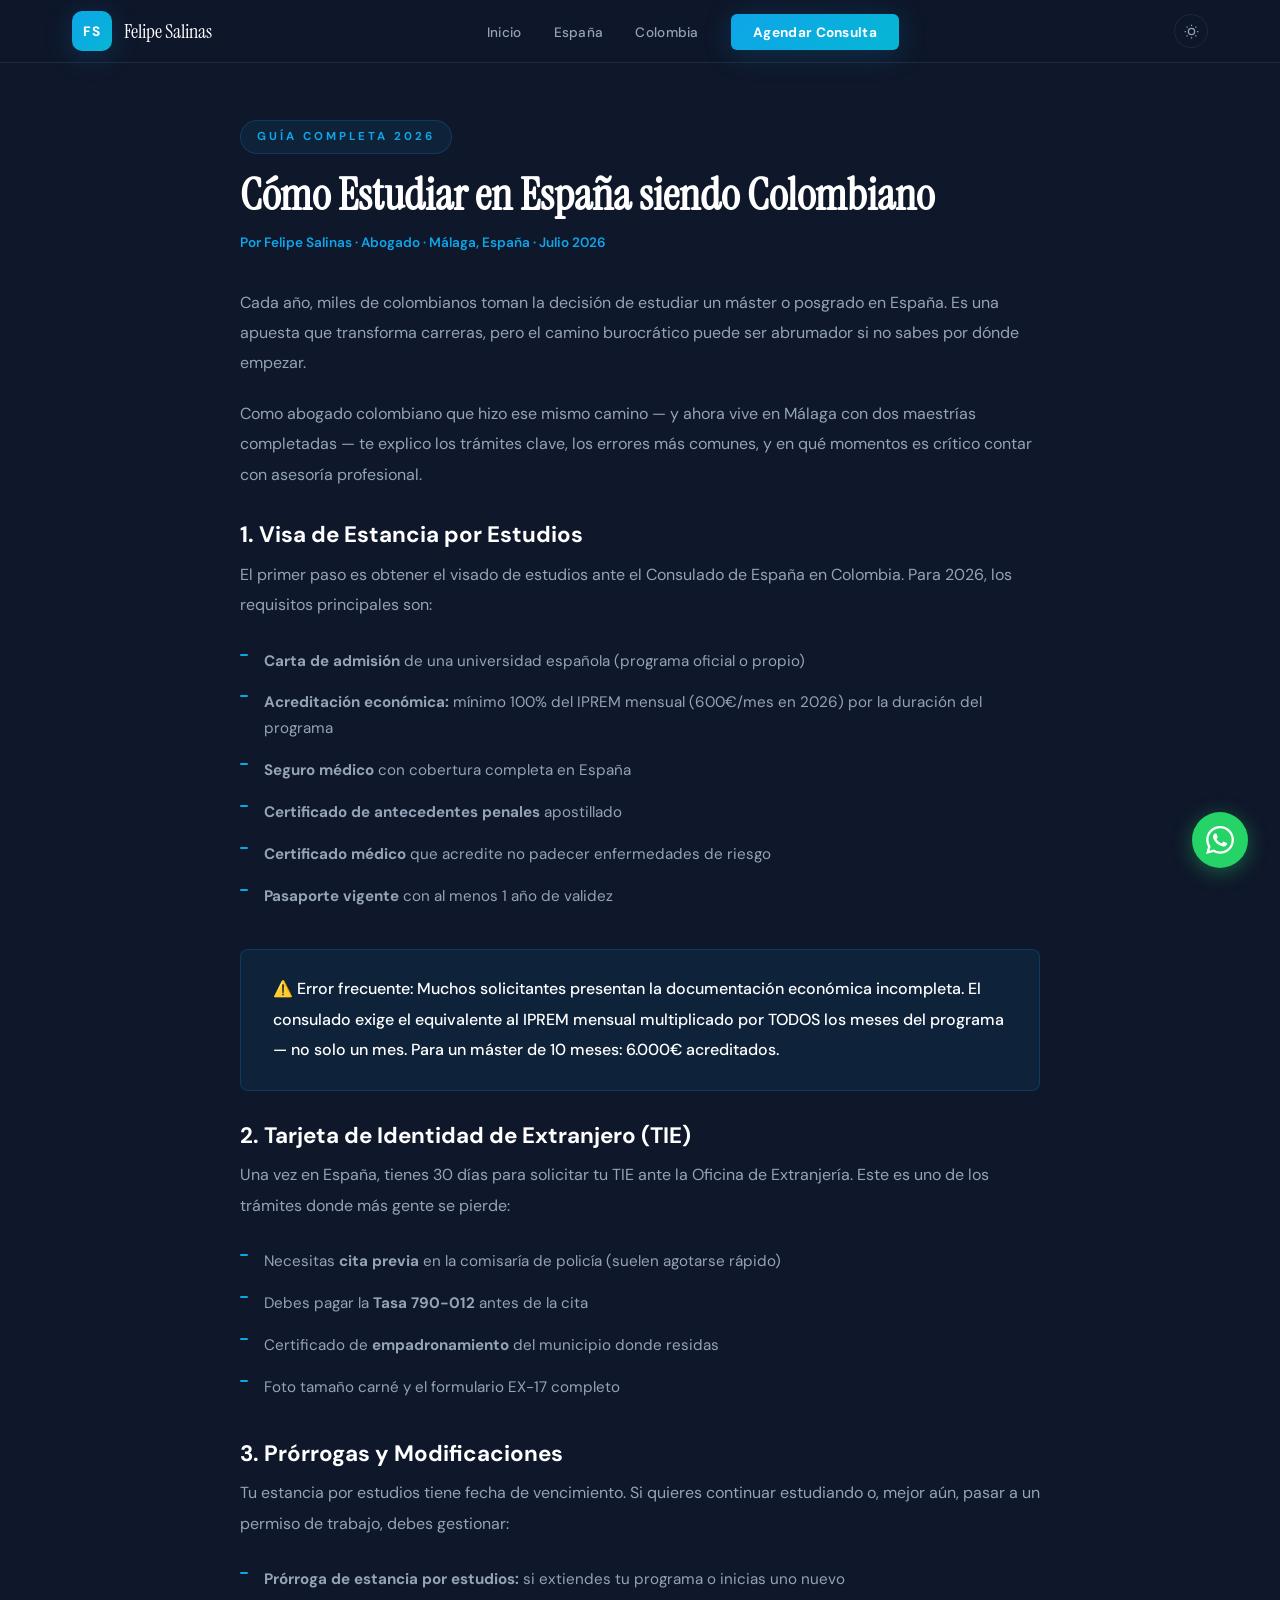
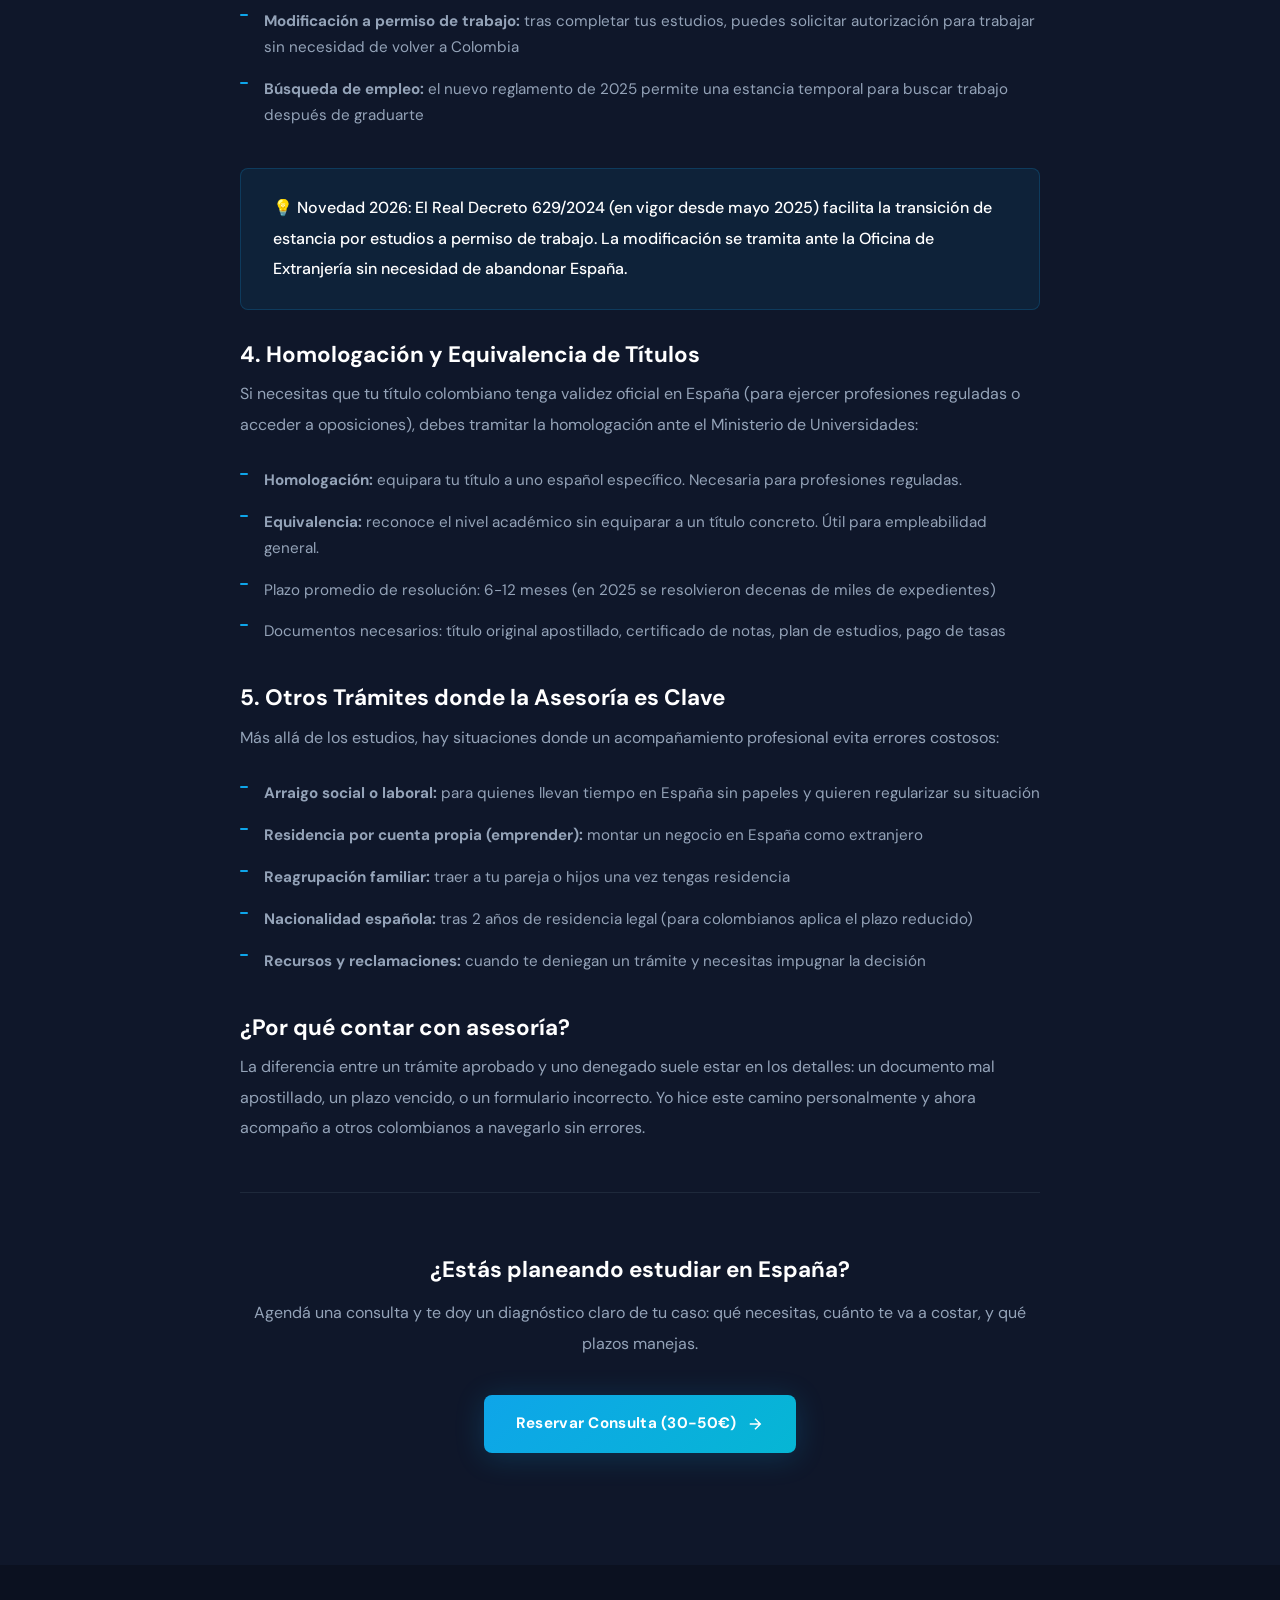
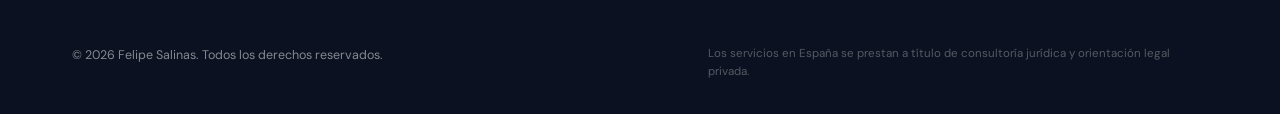
<file: blog-estudiar-europa.html>
<!DOCTYPE html>
<html lang="es" data-theme="dark">
<head>
  <meta charset="UTF-8">
  <meta name="viewport" content="width=device-width, initial-scale=1.0">
  <title>Guía 2026: Trámites para Estudiar en España siendo Colombiano | Felipe Salinas</title>
  <meta name="description" content="Todo lo que necesitas saber para estudiar en España en 2026: visa de estudios, TIE, homologación de títulos, acreditación económica y más. Guía completa por un abogado en Málaga.">
  <meta name="keywords" content="estudiar en España colombianos 2026, visa estudiante España, TIE España, homologación título España, requisitos máster España, estancia por estudios">
  
  <meta property="og:title" content="Guía 2026: Trámites para Estudiar en España siendo Colombiano">
  <meta property="og:description" content="Visa de estudios, TIE, homologación, y más. Guía completa por un abogado colombiano en Málaga.">
  <meta property="og:type" content="article">
  
  <link rel="preconnect" href="https://fonts.googleapis.com">
  <link rel="preconnect" href="https://fonts.gstatic.com" crossorigin>
  <link href="https://fonts.googleapis.com/css2?family=DM+Sans:wght@300;400;500;600;700&family=Instrument+Serif&display=swap" rel="stylesheet">
  <link rel="stylesheet" href="css/styles.css">
  <meta name="theme-color" content="#0A0E17">
</head>
<body>

  <!-- Navigation -->
  <nav class="navbar scrolled" id="navbar">
    <div class="nav-container">
      <a href="index.html" class="nav-logo">
        <span class="logo-mark">FS</span>
        <span class="logo-text">Felipe Salinas</span>
      </a>
      <ul class="nav-links" id="navLinks">
        <li><a href="index.html">Inicio</a></li>
        <li><a href="index.html#servicios-espana">España</a></li>
        <li><a href="index.html#servicios-colombia">Colombia</a></li>
        <li><a href="index.html#agendar" class="nav-cta">Agendar Consulta</a></li>
      </ul>
      <div class="nav-actions">
        <button class="theme-toggle" id="themeToggle" aria-label="Cambiar tema">
          <svg class="icon-sun" viewBox="0 0 24 24" fill="none" stroke="currentColor" stroke-width="2"><circle cx="12" cy="12" r="5"/><path d="M12 1v2M12 21v2M4.22 4.22l1.42 1.42M18.36 18.36l1.42 1.42M1 12h2M21 12h2M4.22 19.78l1.42-1.42M18.36 5.64l1.42-1.42"/></svg>
          <svg class="icon-moon" viewBox="0 0 24 24" fill="none" stroke="currentColor" stroke-width="2"><path d="M21 12.79A9 9 0 1 1 11.21 3 7 7 0 0 0 21 12.79z"/></svg>
        </button>
        <div class="nav-toggle" id="navToggle">
          <span></span><span></span><span></span>
        </div>
      </div>
    </div>
  </nav>

  <!-- Blog Article -->
  <section class="section" style="padding-top:120px;">
    <div class="container">
      <div class="blog-article">
        <span class="section-label">Guía Completa 2026</span>
        <h1 style="font-size:2.8rem;margin-bottom:0.5rem;">Cómo Estudiar en España siendo Colombiano</h1>
        <p style="color:var(--color-accent);font-weight:600;margin-bottom:2rem;font-size:0.85rem;">
          Por Felipe Salinas · Abogado · Málaga, España · Julio 2026
        </p>
        
        <p>Cada año, miles de colombianos toman la decisión de estudiar un máster o posgrado en España. Es una apuesta que transforma carreras, pero el camino burocrático puede ser abrumador si no sabes por dónde empezar.</p>
        
        <p>Como abogado colombiano que hizo ese mismo camino — y ahora vive en Málaga con dos maestrías completadas — te explico los trámites clave, los errores más comunes, y en qué momentos es crítico contar con asesoría profesional.</p>

        <h3>1. Visa de Estancia por Estudios</h3>
        <p>El primer paso es obtener el visado de estudios ante el Consulado de España en Colombia. Para 2026, los requisitos principales son:</p>
        <ul>
          <li><strong>Carta de admisión</strong> de una universidad española (programa oficial o propio)</li>
          <li><strong>Acreditación económica:</strong> mínimo 100% del IPREM mensual (600€/mes en 2026) por la duración del programa</li>
          <li><strong>Seguro médico</strong> con cobertura completa en España</li>
          <li><strong>Certificado de antecedentes penales</strong> apostillado</li>
          <li><strong>Certificado médico</strong> que acredite no padecer enfermedades de riesgo</li>
          <li><strong>Pasaporte vigente</strong> con al menos 1 año de validez</li>
        </ul>

        <div class="highlight-box">
          <p>⚠️ Error frecuente: Muchos solicitantes presentan la documentación económica incompleta. El consulado exige el equivalente al IPREM mensual multiplicado por TODOS los meses del programa — no solo un mes. Para un máster de 10 meses: 6.000€ acreditados.</p>
        </div>

        <h3>2. Tarjeta de Identidad de Extranjero (TIE)</h3>
        <p>Una vez en España, tienes 30 días para solicitar tu TIE ante la Oficina de Extranjería. Este es uno de los trámites donde más gente se pierde:</p>
        <ul>
          <li>Necesitas <strong>cita previa</strong> en la comisaría de policía (suelen agotarse rápido)</li>
          <li>Debes pagar la <strong>Tasa 790-012</strong> antes de la cita</li>
          <li>Certificado de <strong>empadronamiento</strong> del municipio donde residas</li>
          <li>Foto tamaño carné y el formulario EX-17 completo</li>
        </ul>

        <h3>3. Prórrogas y Modificaciones</h3>
        <p>Tu estancia por estudios tiene fecha de vencimiento. Si quieres continuar estudiando o, mejor aún, pasar a un permiso de trabajo, debes gestionar:</p>
        <ul>
          <li><strong>Prórroga de estancia por estudios:</strong> si extiendes tu programa o inicias uno nuevo</li>
          <li><strong>Modificación a permiso de trabajo:</strong> tras completar tus estudios, puedes solicitar autorización para trabajar sin necesidad de volver a Colombia</li>
          <li><strong>Búsqueda de empleo:</strong> el nuevo reglamento de 2025 permite una estancia temporal para buscar trabajo después de graduarte</li>
        </ul>

        <div class="highlight-box">
          <p>💡 Novedad 2026: El Real Decreto 629/2024 (en vigor desde mayo 2025) facilita la transición de estancia por estudios a permiso de trabajo. La modificación se tramita ante la Oficina de Extranjería sin necesidad de abandonar España.</p>
        </div>

        <h3>4. Homologación y Equivalencia de Títulos</h3>
        <p>Si necesitas que tu título colombiano tenga validez oficial en España (para ejercer profesiones reguladas o acceder a oposiciones), debes tramitar la homologación ante el Ministerio de Universidades:</p>
        <ul>
          <li><strong>Homologación:</strong> equipara tu título a uno español específico. Necesaria para profesiones reguladas.</li>
          <li><strong>Equivalencia:</strong> reconoce el nivel académico sin equiparar a un título concreto. Útil para empleabilidad general.</li>
          <li>Plazo promedio de resolución: 6-12 meses (en 2025 se resolvieron decenas de miles de expedientes)</li>
          <li>Documentos necesarios: título original apostillado, certificado de notas, plan de estudios, pago de tasas</li>
        </ul>

        <h3>5. Otros Trámites donde la Asesoría es Clave</h3>
        <p>Más allá de los estudios, hay situaciones donde un acompañamiento profesional evita errores costosos:</p>
        <ul>
          <li><strong>Arraigo social o laboral:</strong> para quienes llevan tiempo en España sin papeles y quieren regularizar su situación</li>
          <li><strong>Residencia por cuenta propia (emprender):</strong> montar un negocio en España como extranjero</li>
          <li><strong>Reagrupación familiar:</strong> traer a tu pareja o hijos una vez tengas residencia</li>
          <li><strong>Nacionalidad española:</strong> tras 2 años de residencia legal (para colombianos aplica el plazo reducido)</li>
          <li><strong>Recursos y reclamaciones:</strong> cuando te deniegan un trámite y necesitas impugnar la decisión</li>
        </ul>

        <h3>¿Por qué contar con asesoría?</h3>
        <p>La diferencia entre un trámite aprobado y uno denegado suele estar en los detalles: un documento mal apostillado, un plazo vencido, o un formulario incorrecto. Yo hice este camino personalmente y ahora acompaño a otros colombianos a navegarlo sin errores.</p>

        <div class="blog-cta">
          <h3 style="margin-bottom:1rem;">¿Estás planeando estudiar en España?</h3>
          <p>Agendá una consulta y te doy un diagnóstico claro de tu caso: qué necesitas, cuánto te va a costar, y qué plazos manejas.</p>
          <a href="index.html#agendar" class="btn-primary" style="margin-top:1rem;">
            Reservar Consulta (30-50€)
            <svg width="18" height="18" viewBox="0 0 24 24" fill="none" stroke="currentColor" stroke-width="2"><path d="M5 12h14M12 5l7 7-7 7"/></svg>
          </a>
        </div>
      </div>
    </div>
  </section>

  <!-- Footer mini -->
  <footer class="footer">
    <div class="container">
      <div class="footer-bottom" style="border:none;padding-top:0;">
        <p>&copy; 2026 Felipe Salinas. Todos los derechos reservados.</p>
        <p class="footer-disclaimer">Los servicios en España se prestan a título de consultoría jurídica y orientación legal privada.</p>
      </div>
    </div>
  </footer>

  <a href="https://wa.me/34600000000" class="whatsapp-float" target="_blank" aria-label="WhatsApp">
    <svg viewBox="0 0 24 24" xmlns="http://www.w3.org/2000/svg"><path d="M17.472 14.382c-.297-.149-1.758-.867-2.03-.967-.273-.099-.471-.148-.67.15-.197.297-.767.966-.94 1.164-.173.199-.347.223-.644.075-.297-.15-1.255-.463-2.39-1.475-.883-.788-1.48-1.761-1.653-2.059-.173-.297-.018-.458.13-.606.134-.133.298-.347.446-.52.149-.174.198-.298.298-.497.099-.198.05-.371-.025-.52-.075-.149-.669-1.612-.916-2.207-.242-.579-.487-.5-.669-.51-.173-.008-.371-.01-.57-.01-.198 0-.52.074-.792.372-.272.297-1.04 1.016-1.04 2.479 0 1.462 1.065 2.875 1.213 3.074.149.198 2.096 3.2 5.077 4.487.709.306 1.262.489 1.694.625.712.227 1.36.195 1.871.118.571-.085 1.758-.719 2.006-1.413.248-.694.248-1.289.173-1.413-.074-.124-.272-.198-.57-.347m-5.421 7.403h-.004a9.87 9.87 0 01-5.031-1.378l-.361-.214-3.741.982.998-3.648-.235-.374a9.86 9.86 0 01-1.51-5.26c.001-5.45 4.436-9.884 9.888-9.884 2.64 0 5.122 1.03 6.988 2.898a9.825 9.825 0 012.893 6.994c-.003 5.45-4.437 9.884-9.885 9.884m8.413-18.297A11.815 11.815 0 0012.05 0C5.495 0 .16 5.335.157 11.892c0 2.096.547 4.142 1.588 5.945L.057 24l6.305-1.654a11.882 11.882 0 005.683 1.448h.005c6.554 0 11.89-5.335 11.893-11.893a11.821 11.821 0 00-3.48-8.413z"/></svg>
  </a>

  <script src="js/main.js"></script>
</body>
</html>
</file>
<file: css/styles.css>
/* Felipe Salinas - Legal Consultant | Dark + Electric Blue */
/* Impactful, modern, authoritative — immigration & legal advisory */

/* ===== Variables ===== */
:root,
[data-theme="dark"] {
  --color-bg: #0F172A;
  --color-bg-alt: #111827;
  --color-text: #FFFFFF;
  --color-text-secondary: #94A3B8;
  --color-accent: #0EA5E9;
  --color-accent-hover: #38BDF8;
  --color-accent-light: rgba(14, 165, 233, 0.08);
  --color-accent-glow: rgba(14, 165, 233, 0.2);
  --color-accent2: #06B6D4;
  --color-border: #1E293B;
  --color-card: #1E293B;
  --color-card-hover: #263548;
  --color-input-bg: #1E293B;
  --color-input-border: #374151;
  --color-nav-bg: rgba(15, 23, 42, 0.95);
  --color-footer-bg: #0B1120;
  --color-footer-text: rgba(255,255,255,0.5);
  --font-heading: 'Instrument Serif', Georgia, serif;
  --font-body: 'DM Sans', -apple-system, BlinkMacSystemFont, sans-serif;
  --shadow-sm: 0 2px 8px rgba(0,0,0,0.4);
  --shadow-md: 0 12px 40px rgba(0,0,0,0.5);
  --shadow-lg: 0 24px 80px rgba(0,0,0,0.6);
  --shadow-accent: 0 4px 30px rgba(14, 165, 233, 0.2);
  --gradient-accent: linear-gradient(135deg, #0EA5E9, #06B6D4);
  --radius: 14px;
  --radius-sm: 8px;
}

[data-theme="light"] {
  --color-bg: #F8FAFC;
  --color-bg-alt: #F1F5F9;
  --color-text: #0F172A;
  --color-text-secondary: #475569;
  --color-accent: #0284C7;
  --color-accent-hover: #0369A1;
  --color-accent-light: rgba(2, 132, 199, 0.06);
  --color-accent-glow: rgba(2, 132, 199, 0.1);
  --color-accent2: #0891B2;
  --color-border: #CBD5E1;
  --color-card: #FFFFFF;
  --color-card-hover: #F1F5F9;
  --color-input-bg: #FFFFFF;
  --color-input-border: #CBD5E1;
  --color-nav-bg: rgba(248, 250, 252, 0.95);
  --color-footer-bg: #0F172A;
  --color-footer-text: rgba(255,255,255,0.6);
  --shadow-sm: 0 2px 8px rgba(0,0,0,0.05);
  --shadow-md: 0 12px 40px rgba(0,0,0,0.07);
  --shadow-lg: 0 24px 80px rgba(0,0,0,0.09);
  --shadow-accent: 0 4px 30px rgba(2, 132, 199, 0.1);
  --gradient-accent: linear-gradient(135deg, #0284C7, #0891B2);
}

/* ===== Reset ===== */
*,*::before,*::after{margin:0;padding:0;box-sizing:border-box}
html{scroll-behavior:smooth;scroll-padding-top:80px}
body{font-family:var(--font-body);color:var(--color-text);background:var(--color-bg);line-height:1.7;overflow-x:hidden;transition:background 0.4s,color 0.4s;-webkit-font-smoothing:antialiased}
h1,h2,h3{font-family:var(--font-heading);color:var(--color-text);line-height:1.15}

/* ===== Navigation ===== */
.navbar{position:fixed;top:0;width:100%;z-index:1000;padding:1.1rem 0;transition:all 0.35s;background:transparent}
.navbar.scrolled{background:var(--color-nav-bg);backdrop-filter:blur(16px);-webkit-backdrop-filter:blur(16px);border-bottom:1px solid var(--color-border);padding:0.7rem 0}
.nav-container{max-width:1200px;margin:0 auto;padding:0 2rem;display:flex;align-items:center;justify-content:space-between}
.nav-logo{display:flex;align-items:center;gap:0.75rem;text-decoration:none}
.logo-mark{width:40px;height:40px;border-radius:10px;background:var(--gradient-accent);color:#fff;display:flex;align-items:center;justify-content:center;font-weight:800;font-size:0.85rem;letter-spacing:1px;box-shadow:var(--shadow-accent)}
.logo-img{width:40px;height:40px;border-radius:10px;box-shadow:var(--shadow-accent)}
.logo-text{font-family:var(--font-heading);font-size:1.25rem;color:var(--color-text)}
.nav-links{display:flex;list-style:none;gap:2rem;align-items:center}
.nav-links a{text-decoration:none;color:var(--color-text-secondary);font-size:0.85rem;font-weight:500;letter-spacing:0.3px;transition:color 0.3s}
.nav-links a:hover{color:var(--color-accent)}
.nav-cta{background:var(--gradient-accent)!important;color:#fff!important;padding:0.6rem 1.4rem;border-radius:6px;font-weight:700!important;letter-spacing:0.5px;transition:all 0.3s!important;box-shadow:var(--shadow-accent)}
.nav-cta:hover{transform:translateY(-1px);box-shadow:0 8px 30px rgba(14,165,233,0.35)!important}
.nav-actions{display:flex;align-items:center;gap:0.6rem}
.theme-toggle,.lang-toggle{width:34px;height:34px;border-radius:50%;border:1px solid var(--color-border);background:transparent;display:flex;align-items:center;justify-content:center;cursor:pointer;transition:all 0.3s;color:var(--color-text-secondary)}
.theme-toggle:hover,.lang-toggle:hover{border-color:var(--color-accent);color:var(--color-accent)}
.theme-toggle svg{width:15px;height:15px}
[data-theme="dark"] .icon-sun{display:block}
[data-theme="dark"] .icon-moon{display:none}
[data-theme="light"] .icon-sun{display:none}
[data-theme="light"] .icon-moon{display:block}
.lang-toggle{font-size:0.65rem;font-weight:700;font-family:var(--font-body)}
.nav-toggle{display:none;flex-direction:column;gap:5px;cursor:pointer}
.nav-toggle span{width:22px;height:2px;background:var(--color-text);border-radius:2px;transition:0.3s}

/* ===== Hero ===== */
.hero{min-height:100vh;display:flex;align-items:center;padding-top:100px;position:relative;overflow:hidden}
.hero::before{content:'';position:absolute;top:-30%;right:-15%;width:70%;height:140%;background:radial-gradient(ellipse,rgba(14,165,233,0.07) 0%,transparent 60%);pointer-events:none}
.hero::after{content:'';position:absolute;bottom:-20%;left:-10%;width:50%;height:100%;background:radial-gradient(ellipse,rgba(6,182,212,0.04) 0%,transparent 60%);pointer-events:none}
.hero-container{max-width:1200px;margin:0 auto;padding:0 2rem;display:grid;grid-template-columns:1.3fr 0.7fr;gap:5rem;align-items:center;position:relative;z-index:1}
.hero-location{display:inline-flex;align-items:center;gap:0.5rem;font-size:0.8rem;font-weight:600;letter-spacing:1.5px;text-transform:uppercase;margin-bottom:2rem;padding:0.4rem 1rem;border-radius:50px;background:var(--color-accent-light);border:1px solid rgba(14,165,233,0.2);color:var(--color-accent)}
.hero-location svg{stroke:var(--color-accent)}
.hero h1{font-size:4.2rem;margin-bottom:1.5rem;letter-spacing:-1px}
.hero-accent{background:var(--gradient-accent);-webkit-background-clip:text;-webkit-text-fill-color:transparent;background-clip:text}
.hero-desc{font-size:1.1rem;color:var(--color-text-secondary);line-height:1.9;margin-bottom:2.5rem;max-width:520px}
.hero-buttons{display:flex;gap:1rem;flex-wrap:wrap;margin-bottom:3.5rem}
.btn-primary{display:inline-flex;align-items:center;gap:0.6rem;background:var(--gradient-accent);color:#fff;padding:1rem 2rem;border-radius:8px;text-decoration:none;font-weight:700;font-size:0.95rem;transition:all 0.3s;border:none;cursor:pointer;box-shadow:var(--shadow-accent);letter-spacing:0.3px}
.btn-primary:hover{transform:translateY(-2px);box-shadow:0 14px 44px rgba(14,165,233,0.35)}
.btn-secondary{display:inline-flex;align-items:center;gap:0.5rem;border:1.5px solid var(--color-border);color:var(--color-text);padding:1rem 2rem;border-radius:8px;text-decoration:none;font-weight:500;font-size:0.95rem;transition:all 0.3s}
.btn-secondary:hover{border-color:var(--color-accent);color:var(--color-accent);background:var(--color-accent-light)}
.hero-trust{display:flex;flex-wrap:wrap;gap:1.5rem}
.trust-item{display:flex;align-items:center;gap:0.5rem;color:var(--color-text-secondary);font-size:0.82rem;font-weight:500}
.trust-item svg{stroke:var(--color-accent);flex-shrink:0}

/* Hero Card */
.hero-visual{display:flex;justify-content:center}
.hero-card{background:var(--color-card);border:1px solid var(--color-border);border-radius:var(--radius);padding:2.5rem 2rem;box-shadow:var(--shadow-lg);width:100%;max-width:300px;position:relative;overflow:hidden;animation:heroFloat 6s ease-in-out infinite}
.hero-card::before{content:'';position:absolute;top:0;left:0;right:0;height:3px;background:var(--gradient-accent)}
@keyframes heroFloat{0%,100%{transform:translateY(0)}50%{transform:translateY(-12px)}}
.hero-card-avatar{width:72px;height:72px;border-radius:50%;background:var(--gradient-accent);color:#fff;display:flex;align-items:center;justify-content:center;font-family:var(--font-heading);font-size:1.5rem;font-weight:700;margin-bottom:1.5rem;box-shadow:var(--shadow-accent)}
.hero-card-info h3{font-size:1.15rem;margin-bottom:0.2rem}
.hero-card-info p{color:var(--color-text-secondary);font-size:0.82rem;margin-bottom:1rem}
.hero-card-role{color:var(--color-accent)!important;font-weight:600;font-size:0.78rem!important;text-transform:uppercase;letter-spacing:0.8px}
.hero-card-degrees{display:flex;flex-direction:column;gap:0.45rem;margin-bottom:1rem;padding:0.75rem;background:rgba(14,165,233,0.04);border:1px solid rgba(14,165,233,0.1);border-radius:var(--radius-sm)}
.degree-item{display:flex;align-items:center;gap:0.5rem;font-size:0.72rem;color:var(--color-text-secondary);font-weight:500}
.degree-item svg{stroke:var(--color-accent);flex-shrink:0;opacity:0.8}
.hero-card-tags{display:flex;flex-wrap:wrap;gap:0.4rem;margin-bottom:1.5rem}
.hero-card-tags span{background:var(--color-accent-light);color:var(--color-accent);padding:0.2rem 0.65rem;border-radius:4px;font-size:0.7rem;font-weight:600;letter-spacing:0.5px;text-transform:uppercase;border:1px solid rgba(14,165,233,0.15)}
.hero-card-status{display:flex;align-items:center;gap:0.5rem;font-size:0.78rem;color:var(--color-text-secondary);padding-top:1.25rem;border-top:1px solid var(--color-border)}
.status-dot{width:8px;height:8px;background:#10b981;border-radius:50%;box-shadow:0 0 8px rgba(16,185,129,0.5);animation:pulse 2s infinite}
@keyframes pulse{0%,100%{opacity:1;transform:scale(1)}50%{opacity:0.6;transform:scale(1.3)}}

/* ===== Sections ===== */
.section{padding:7rem 0;background:var(--color-bg);position:relative}
.section-alt{background:var(--color-bg-alt)}
.container{max-width:1200px;margin:0 auto;padding:0 2rem}
.section-header{text-align:center;max-width:650px;margin:0 auto 4.5rem}
.section-label{display:inline-block;color:var(--color-accent);font-size:0.72rem;font-weight:700;text-transform:uppercase;letter-spacing:3px;margin-bottom:1rem;padding:0.4rem 1rem;border:1px solid rgba(14,165,233,0.2);border-radius:50px;background:var(--color-accent-light)}
.section-header h2{font-size:2.8rem;margin-bottom:1rem}
.section-header p{color:var(--color-text-secondary);font-size:1.05rem;line-height:1.7}

/* ===== About ===== */
.about-grid{display:grid;grid-template-columns:1.3fr 0.7fr;gap:5rem;align-items:center}
.about-content .section-label{display:block;margin-bottom:1rem}
.about-content h2{font-size:2.5rem;margin-bottom:1.5rem}
.about-content p{color:var(--color-text-secondary);margin-bottom:1.25rem;font-size:1rem;line-height:1.8}
.about-credentials{margin-top:2.5rem;display:flex;flex-direction:column;gap:1rem}
.credential{display:flex;align-items:center;gap:1.25rem;padding:1.1rem 1.5rem;background:var(--color-card);border-radius:var(--radius-sm);border:1px solid var(--color-border);transition:all 0.3s}
.credential:hover{border-color:var(--color-accent);box-shadow:var(--shadow-accent)}
.credential-icon{width:44px;height:44px;border-radius:10px;background:var(--color-accent-light);border:1px solid rgba(14,165,233,0.15);display:flex;align-items:center;justify-content:center;flex-shrink:0}
.credential-icon svg{width:20px;height:20px;stroke:var(--color-accent)}
.credential strong{display:block;font-size:0.9rem;margin-bottom:0.1rem}
.credential span{color:var(--color-text-secondary);font-size:0.78rem}
.about-stats{display:grid;gap:1.25rem}
.about-stat{background:var(--color-card);border:1px solid var(--color-border);border-radius:var(--radius);padding:2rem;text-align:center;transition:all 0.3s;position:relative;overflow:hidden}
.about-stat::before{content:'';position:absolute;top:0;left:0;right:0;height:2px;background:var(--gradient-accent);opacity:0;transition:opacity 0.3s}
.about-stat:hover::before{opacity:1}
.about-stat:hover{box-shadow:var(--shadow-accent)}
.about-stat-number{display:block;font-family:var(--font-heading);font-size:3rem;background:var(--gradient-accent);-webkit-background-clip:text;-webkit-text-fill-color:transparent;background-clip:text;margin-bottom:0.25rem}
.about-stat-label{color:var(--color-text-secondary);font-size:0.82rem;font-weight:500;text-transform:uppercase;letter-spacing:1px}

/* ===== Especialidades ===== */
.especialidades-grid{display:grid;grid-template-columns:repeat(2,1fr);gap:1.5rem}
.especialidad-card{background:var(--color-card);border:1px solid var(--color-border);border-radius:var(--radius);padding:2.25rem 2rem;transition:all 0.4s;position:relative;overflow:hidden}
.especialidad-card::before{content:'';position:absolute;top:0;left:0;right:0;height:3px;background:var(--gradient-accent);opacity:0;transition:opacity 0.3s}
.especialidad-card:hover{transform:translateY(-4px);box-shadow:var(--shadow-lg);border-color:rgba(14,165,233,0.3)}
.especialidad-card:hover::before{opacity:1}
.especialidad-featured{grid-column:1/-1;border-color:rgba(14,165,233,0.3);background:linear-gradient(135deg,var(--color-card) 0%,rgba(14,165,233,0.04) 100%)}
.especialidad-featured::before{opacity:1}
.especialidad-featured-tag{background:var(--gradient-accent);color:#fff;padding:0.2rem 0.7rem;border-radius:4px;font-size:0.65rem;font-weight:700;text-transform:uppercase;letter-spacing:0.5px}
.especialidad-badge-row{display:flex;flex-wrap:wrap;gap:0.5rem;align-items:center;margin-bottom:1rem}
.especialidad-badge{padding:0.2rem 0.65rem;border-radius:4px;font-size:0.65rem;font-weight:700;text-transform:uppercase;letter-spacing:0.5px;border:1px solid}
.badge-penal{color:#F472B6;border-color:rgba(244,114,182,0.3);background:rgba(244,114,182,0.08)}
.badge-abogacia{color:#34D399;border-color:rgba(52,211,153,0.3);background:rgba(52,211,153,0.08)}
.especialidad-card h3{font-size:1.2rem;margin-bottom:0.5rem;font-family:var(--font-body);font-weight:700}
.especialidad-materia{font-size:0.72rem;color:var(--color-accent);font-weight:600;text-transform:uppercase;letter-spacing:0.5px;margin-bottom:0.75rem;opacity:0.8}
.especialidad-card>p{color:var(--color-text-secondary);font-size:0.9rem;line-height:1.7;margin-bottom:1rem}
.especialidad-casos{list-style:none;display:flex;flex-direction:column;gap:0.4rem;margin-bottom:1.25rem}
.especialidad-casos li{font-size:0.83rem;color:var(--color-text-secondary);padding-left:1.5rem;position:relative}
.especialidad-casos li::before{content:'';position:absolute;left:0;top:7px;width:8px;height:2px;background:var(--color-accent);border-radius:1px}
.especialidad-cta{display:inline-flex;align-items:center;font-size:0.82rem;font-weight:600;color:var(--color-accent);text-decoration:none;transition:all 0.3s;gap:0.3rem}
.especialidad-cta:hover{color:var(--color-accent-hover);gap:0.5rem}

/* Casos Reales Accordion */
.casos-reales{margin-top:1.25rem;padding-top:1.25rem;border-top:1px solid var(--color-border)}
.casos-jurisdiccion{margin-bottom:0.5rem}
.caso-toggle{width:100%;display:flex;align-items:center;gap:0.5rem;padding:0.7rem 0.9rem;background:var(--color-accent-light);border:1px solid rgba(14,165,233,0.12);border-radius:var(--radius-sm);cursor:pointer;font-family:var(--font-body);font-size:0.82rem;font-weight:600;color:var(--color-text);transition:all 0.3s;text-align:left}
.caso-toggle:hover{border-color:var(--color-accent);background:rgba(14,165,233,0.1)}
.caso-flag{font-size:1rem}
.caso-toggle .caso-chevron{width:14px;height:14px;margin-left:auto;stroke:var(--color-text-secondary);transition:transform 0.3s}
.casos-jurisdiccion.open .caso-toggle .caso-chevron{transform:rotate(180deg);stroke:var(--color-accent)}
.caso-content{max-height:0;overflow:hidden;transition:max-height 0.4s ease}
.casos-jurisdiccion.open .caso-content{max-height:600px}
.caso-item{padding:1rem 0.9rem;border-left:2px solid var(--color-accent);margin:0.75rem 0 0.75rem 0.5rem;padding-left:1rem}
.caso-item h4{font-size:0.88rem;font-weight:700;margin-bottom:0.4rem;color:var(--color-text);line-height:1.4}
.caso-item p{font-size:0.82rem;color:var(--color-text-secondary);line-height:1.7;margin:0}

/* ===== Services ===== */
.services-grid{display:grid;grid-template-columns:repeat(3,1fr);gap:1.5rem}
.service-card{background:var(--color-card);border:1px solid var(--color-border);border-radius:var(--radius);padding:2.5rem 2rem;transition:all 0.4s;position:relative;overflow:hidden}
.service-card::before{content:'';position:absolute;top:0;left:0;right:0;height:3px;background:var(--gradient-accent);opacity:0;transition:opacity 0.3s}
.service-card:hover{transform:translateY(-6px);box-shadow:var(--shadow-lg);border-color:rgba(14,165,233,0.3)}
.service-card:hover::before{opacity:1}
.service-number{font-family:var(--font-heading);font-size:2.5rem;background:var(--gradient-accent);-webkit-background-clip:text;-webkit-text-fill-color:transparent;background-clip:text;opacity:0.4;margin-bottom:1.25rem}
.service-card h3{font-size:1.2rem;margin-bottom:0.75rem;font-family:var(--font-body);font-weight:700}
.service-card>p{color:var(--color-text-secondary);font-size:0.9rem;line-height:1.7;margin-bottom:1.25rem}
.service-includes{list-style:none;display:flex;flex-direction:column;gap:0.5rem}
.service-includes li{font-size:0.83rem;color:var(--color-text-secondary);padding-left:1.5rem;position:relative}
.service-includes li::before{content:'';position:absolute;left:0;top:7px;width:8px;height:2px;background:var(--color-accent);border-radius:1px}
.service-price{margin-top:1.5rem;padding-top:1.25rem;border-top:1px solid var(--color-border);color:var(--color-accent);font-weight:700;font-size:0.95rem}

/* ===== Steps ===== */
.steps-grid{display:flex;align-items:center;justify-content:center;gap:1.25rem}
.step-card{background:var(--color-card);border:1px solid var(--color-border);border-radius:var(--radius);padding:2.5rem 2rem;text-align:center;flex:1;max-width:280px;position:relative;transition:all 0.3s}
.step-card:hover{box-shadow:var(--shadow-accent);border-color:rgba(14,165,233,0.3)}
.step-icon{width:60px;height:60px;border-radius:50%;background:var(--color-accent-light);border:1px solid rgba(14,165,233,0.15);display:flex;align-items:center;justify-content:center;margin:0 auto 1.25rem}
.step-icon svg{width:24px;height:24px;stroke:var(--color-accent)}
.step-number{position:absolute;top:1.25rem;right:1.5rem;font-family:var(--font-heading);font-size:1.8rem;background:var(--gradient-accent);-webkit-background-clip:text;-webkit-text-fill-color:transparent;background-clip:text;opacity:0.3}
.step-card h3{font-size:1.1rem;margin-bottom:0.75rem;font-family:var(--font-body);font-weight:700}
.step-card p{color:var(--color-text-secondary);font-size:0.85rem;line-height:1.6}
.step-connector{color:var(--color-border)}
.step-connector svg{width:24px;height:24px;stroke:var(--color-accent);opacity:0.4}

/* ===== Testimonials ===== */
.testimonials-grid{display:grid;grid-template-columns:repeat(3,1fr);gap:1.5rem}
.testimonial-card{background:var(--color-card);border:1px solid var(--color-border);border-radius:var(--radius);padding:2.5rem 2rem;transition:all 0.3s;position:relative}
.testimonial-card::before{content:'"';position:absolute;top:1rem;right:1.5rem;font-family:var(--font-heading);font-size:4rem;background:var(--gradient-accent);-webkit-background-clip:text;-webkit-text-fill-color:transparent;background-clip:text;opacity:0.15;line-height:1}
.testimonial-card:hover{box-shadow:var(--shadow-accent);border-color:rgba(14,165,233,0.2)}
.testimonial-stars{color:#F59E0B;font-size:0.9rem;margin-bottom:1.25rem;letter-spacing:3px}
.testimonial-card blockquote{font-size:0.95rem;font-style:italic;color:var(--color-text-secondary);line-height:1.8;margin-bottom:1.5rem}
.testimonial-author strong{display:block;font-size:0.88rem;color:var(--color-text)}
.testimonial-author span{font-size:0.78rem;color:var(--color-text-secondary)}

/* ===== FAQ ===== */
.faq-container{max-width:700px;margin:0 auto}
.faq-item{border:1px solid var(--color-border);border-radius:var(--radius-sm);margin-bottom:0.75rem;overflow:hidden;background:var(--color-card);transition:border-color 0.3s}
.faq-item:hover{border-color:rgba(14,165,233,0.3)}
.faq-question{width:100%;padding:1.3rem 1.5rem;display:flex;justify-content:space-between;align-items:center;background:transparent;border:none;cursor:pointer;font-family:var(--font-body);font-size:0.95rem;font-weight:600;color:var(--color-text);text-align:left;transition:color 0.3s}
.faq-question:hover{color:var(--color-accent)}
.faq-chevron{width:18px;height:18px;stroke:var(--color-text-secondary);transition:transform 0.3s;flex-shrink:0}
.faq-item.open .faq-chevron{transform:rotate(180deg);stroke:var(--color-accent)}
.faq-answer{max-height:0;overflow:hidden;transition:max-height 0.4s ease}
.faq-item.open .faq-answer{max-height:300px}
.faq-answer p{padding:0 1.5rem 1.3rem;color:var(--color-text-secondary);line-height:1.7;font-size:0.9rem}

/* ===== Booking ===== */
.booking-container{display:grid;grid-template-columns:1fr 1fr;gap:2rem;max-width:850px;margin:0 auto}
.booking-calendar{background:var(--color-card);border:1px solid var(--color-border);border-radius:var(--radius);padding:1.75rem}
.calendar-header{display:flex;justify-content:space-between;align-items:center;margin-bottom:1.5rem}
.calendar-header h3{font-size:1rem;font-family:var(--font-body);font-weight:600}
.cal-nav{width:34px;height:34px;border-radius:50%;border:1px solid var(--color-border);background:transparent;display:flex;align-items:center;justify-content:center;cursor:pointer;transition:all 0.3s;color:var(--color-text)}
.cal-nav:hover{border-color:var(--color-accent);color:var(--color-accent)}
.cal-nav svg{width:16px;height:16px}
.calendar-weekdays{display:grid;grid-template-columns:repeat(7,1fr);gap:2px;margin-bottom:0.5rem}
.calendar-weekdays span{text-align:center;font-size:0.68rem;font-weight:700;color:var(--color-accent);text-transform:uppercase;padding:0.4rem 0;letter-spacing:1px}
.calendar-days{display:grid;grid-template-columns:repeat(7,1fr);gap:3px}
.calendar-days .day{width:100%;aspect-ratio:1;border-radius:50%;display:flex;align-items:center;justify-content:center;font-size:0.8rem;cursor:pointer;transition:all 0.2s;border:none;background:transparent;color:var(--color-text);font-family:var(--font-body)}
.calendar-days .day:hover:not(.disabled):not(.empty){background:var(--color-accent-light);color:var(--color-accent)}
.calendar-days .day.selected{background:var(--gradient-accent);color:#fff;font-weight:700;box-shadow:var(--shadow-accent)}
.calendar-days .day.disabled{color:var(--color-text-secondary);opacity:0.25;cursor:not-allowed}
.calendar-days .day.today{border:2px solid var(--color-accent)}
.calendar-days .day.empty{cursor:default}
.booking-slots{background:var(--color-card);border:1px solid var(--color-border);border-radius:var(--radius);padding:1.75rem}
.booking-slots h4{font-family:var(--font-body);font-weight:600;font-size:0.92rem;margin-bottom:1rem}
.time-slots{display:grid;grid-template-columns:repeat(2,1fr);gap:0.5rem;margin-bottom:1.5rem}
.slot-placeholder{grid-column:1/-1;color:var(--color-text-secondary);font-size:0.85rem;text-align:center;padding:2rem 0}
.time-slot{padding:0.6rem;border:1px solid var(--color-border);border-radius:6px;text-align:center;font-size:0.8rem;cursor:pointer;transition:all 0.2s;background:transparent;color:var(--color-text);font-family:var(--font-body)}
.time-slot:hover{border-color:var(--color-accent);background:var(--color-accent-light)}
.time-slot.selected{background:var(--gradient-accent);color:#fff;border-color:transparent;font-weight:700}
.btn-book{width:100%;justify-content:center;margin-top:1rem}
.booking-note{font-size:0.75rem;color:var(--color-text-secondary);text-align:center;margin-top:0.75rem}

/* ===== CTA ===== */
.section-cta{background:var(--color-bg-alt);padding:6rem 0;position:relative;overflow:hidden}
.section-cta::before{content:'';position:absolute;top:50%;left:50%;transform:translate(-50%,-50%);width:700px;height:700px;border-radius:50%;background:radial-gradient(circle,var(--color-accent-glow),transparent 70%);pointer-events:none}
.cta-content{text-align:center;max-width:550px;margin:0 auto;position:relative;z-index:1}
.cta-content h2{font-size:2.5rem;margin-bottom:1rem}
.cta-content p{color:var(--color-text-secondary);font-size:1.05rem;margin-bottom:2rem;line-height:1.7}
.cta-buttons{display:flex;flex-wrap:wrap;gap:1rem;justify-content:center}
.btn-whatsapp{display:inline-flex;align-items:center;gap:0.6rem;background:#25D366;color:#fff;padding:1rem 2rem;border-radius:8px;text-decoration:none;font-weight:700;font-size:0.95rem;transition:all 0.3s}
.btn-whatsapp:hover{background:#1da851;transform:translateY(-2px);box-shadow:0 10px 30px rgba(37,211,102,0.3)}

/* ===== Forms ===== */
.form-group{margin-bottom:1rem}
.form-group label{display:block;font-size:0.78rem;font-weight:600;color:var(--color-text);margin-bottom:0.4rem;text-transform:uppercase;letter-spacing:0.5px}
.form-group input,.form-group select,.form-group textarea{width:100%;padding:0.75rem 1rem;border:1px solid var(--color-input-border);border-radius:6px;font-family:var(--font-body);font-size:0.9rem;transition:border-color 0.3s,box-shadow 0.3s;outline:none;background:var(--color-input-bg);color:var(--color-text)}
.form-group input:focus,.form-group select:focus,.form-group textarea:focus{border-color:var(--color-accent);box-shadow:0 0 0 3px var(--color-accent-light)}

/* ===== Footer ===== */
.footer{background:var(--color-footer-bg);color:var(--color-footer-text);padding:5rem 0 2rem}
.footer .logo-text{color:#fff}
.footer-grid{display:grid;grid-template-columns:1.5fr 1fr 1fr 1fr;gap:3rem;margin-bottom:3rem}
.footer-brand p{margin-top:1rem;font-size:0.85rem;line-height:1.7}
.footer h4{color:#fff;font-size:0.85rem;font-family:var(--font-body);font-weight:700;margin-bottom:1rem;text-transform:uppercase;letter-spacing:1px}
.footer-links{list-style:none;display:flex;flex-direction:column;gap:0.6rem}
.footer-links a{color:var(--color-footer-text);text-decoration:none;font-size:0.85rem;transition:color 0.3s}
.footer-links a:hover{color:var(--color-accent)}
.footer-bottom{border-top:1px solid rgba(255,255,255,0.08);padding-top:2rem;display:flex;justify-content:space-between;align-items:flex-start;gap:2rem}
.footer-bottom p{font-size:0.78rem}
.footer-disclaimer{font-size:0.72rem!important;color:rgba(255,255,255,0.3);max-width:500px;line-height:1.6}

/* ===== WhatsApp Float ===== */
.whatsapp-float{position:fixed;bottom:2rem;right:2rem;width:56px;height:56px;background:#25D366;border-radius:50%;display:flex;align-items:center;justify-content:center;box-shadow:0 4px 20px rgba(37,211,102,0.4);z-index:999;transition:all 0.3s;text-decoration:none}
.whatsapp-float:hover{transform:scale(1.1);box-shadow:0 6px 30px rgba(37,211,102,0.5)}
.whatsapp-float svg{width:28px;height:28px;fill:#fff}

/* ===== Blog Article ===== */
.blog-article{max-width:800px;margin:0 auto}
.blog-article h2{font-size:2.2rem;margin-bottom:1.5rem}
.blog-article h3{font-size:1.4rem;margin:2rem 0 0.75rem;font-family:var(--font-body);font-weight:700}
.blog-article p{color:var(--color-text-secondary);line-height:1.9;margin-bottom:1.25rem;font-size:1rem}
.blog-article ul{list-style:none;margin-bottom:1.5rem}
.blog-article ul li{padding:0.5rem 0 0.5rem 1.5rem;position:relative;color:var(--color-text-secondary);font-size:0.95rem;line-height:1.7}
.blog-article ul li::before{content:'';position:absolute;left:0;top:13px;width:8px;height:2px;background:var(--color-accent);border-radius:1px}
.blog-article .highlight-box{background:var(--color-accent-light);border:1px solid rgba(14,165,233,0.2);border-radius:var(--radius-sm);padding:1.5rem 2rem;margin:2rem 0}
.blog-article .highlight-box p{color:var(--color-text);font-weight:500;margin-bottom:0}
.blog-cta{text-align:center;margin-top:3rem;padding-top:2rem;border-top:1px solid var(--color-border)}

/* ===== Responsive ===== */
@media(max-width:1024px){.hero-container{grid-template-columns:1fr}.hero-visual{display:none}.hero h1{font-size:3rem}.about-grid{grid-template-columns:1fr}.about-stats{grid-template-columns:repeat(3,1fr)}.services-grid{grid-template-columns:repeat(2,1fr)}.especialidades-grid{grid-template-columns:repeat(2,1fr)}.testimonials-grid{grid-template-columns:repeat(2,1fr)}.steps-grid{flex-wrap:wrap}.step-connector{display:none}.step-card{max-width:100%}.footer-grid{grid-template-columns:1fr 1fr}.booking-container{grid-template-columns:1fr}}
@media(max-width:768px){.nav-links{position:fixed;top:0;right:-100%;width:80%;height:100vh;background:var(--color-bg);flex-direction:column;justify-content:center;padding:2rem;transition:right 0.3s;border-left:1px solid var(--color-border);gap:1.5rem}.nav-links.active{right:0}.nav-links a{font-size:1.1rem;color:var(--color-text)}.nav-toggle{display:flex}.hero h1{font-size:2.5rem}.services-grid,.testimonials-grid{grid-template-columns:1fr}.especialidades-grid{grid-template-columns:1fr}.especialidad-featured{grid-column:auto}.about-stats{grid-template-columns:repeat(3,1fr)}.footer-grid{grid-template-columns:1fr}.footer-bottom{flex-direction:column;text-align:center}.section-header h2{font-size:2rem}}
@media(max-width:480px){.hero h1{font-size:2rem}.hero-buttons{flex-direction:column}.hero-trust{flex-direction:column;gap:0.75rem}.about-stats{grid-template-columns:1fr}.section{padding:4.5rem 0}}
</file>
